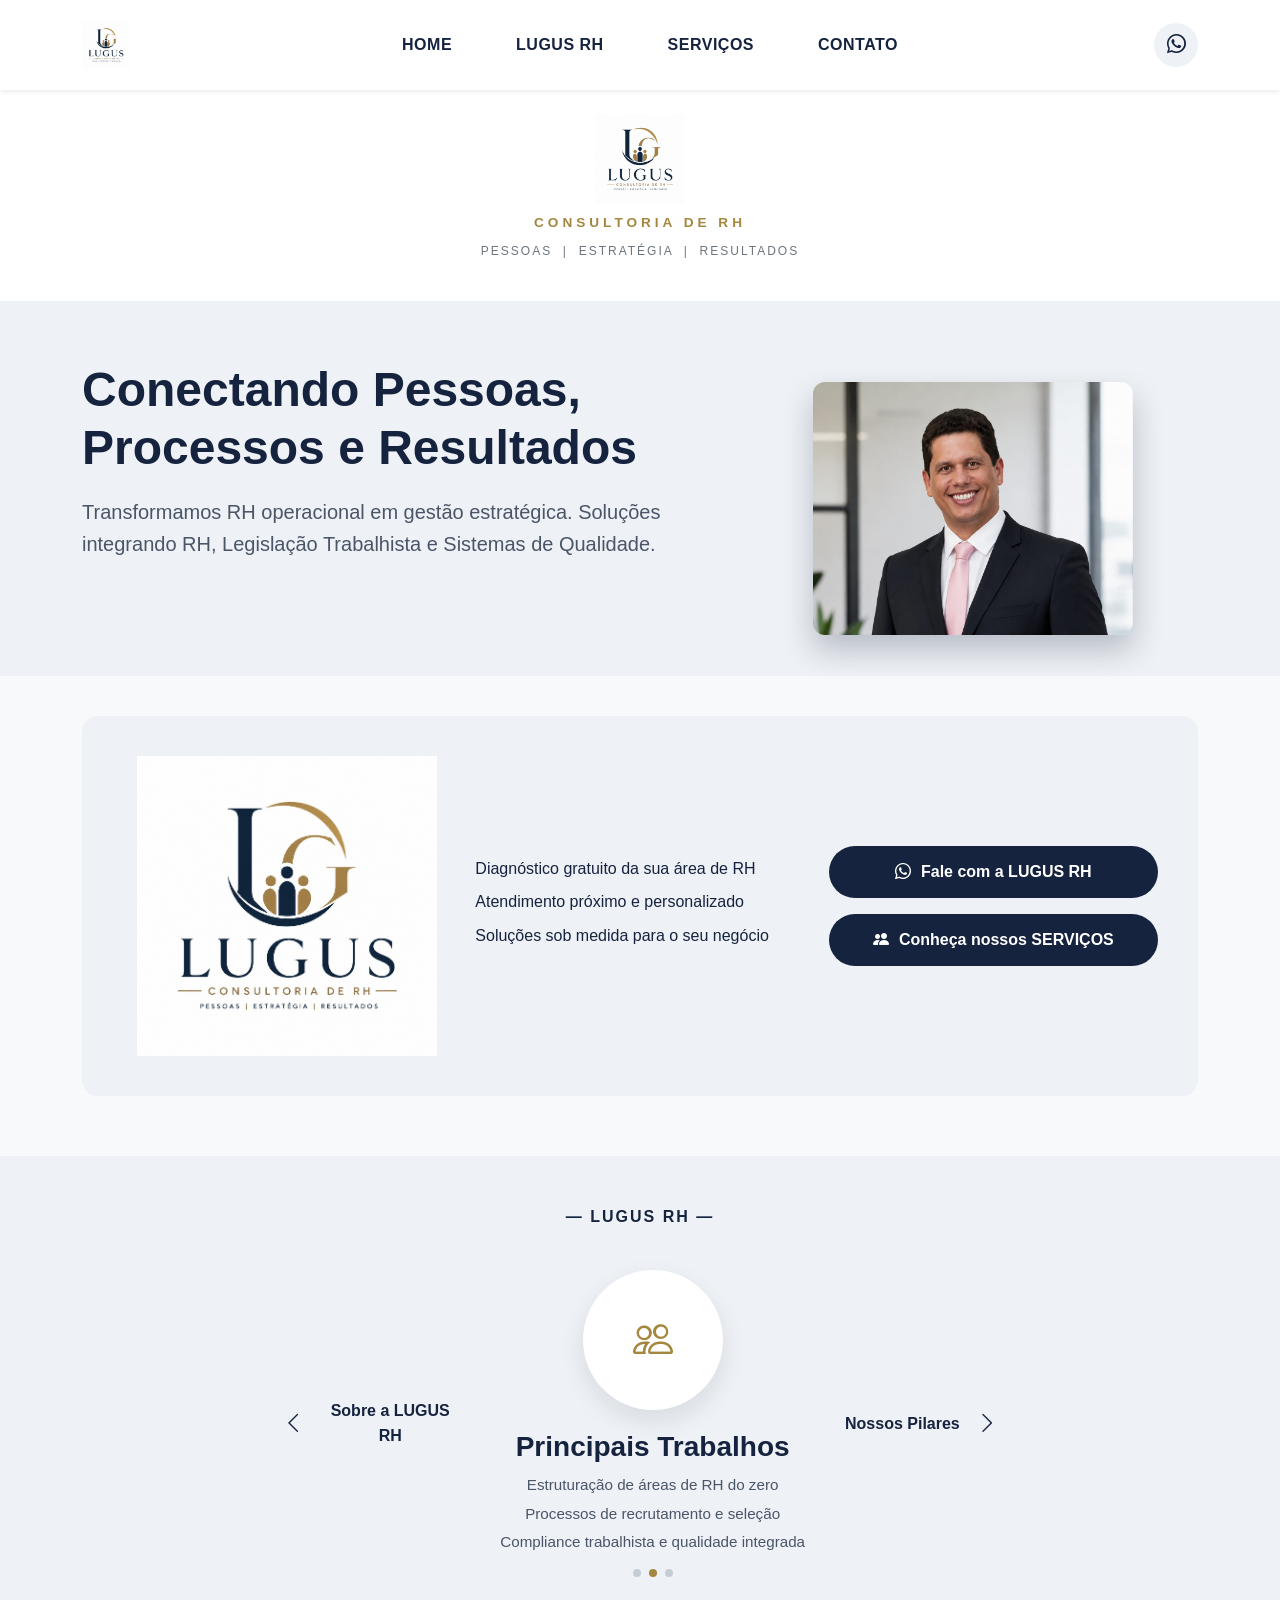
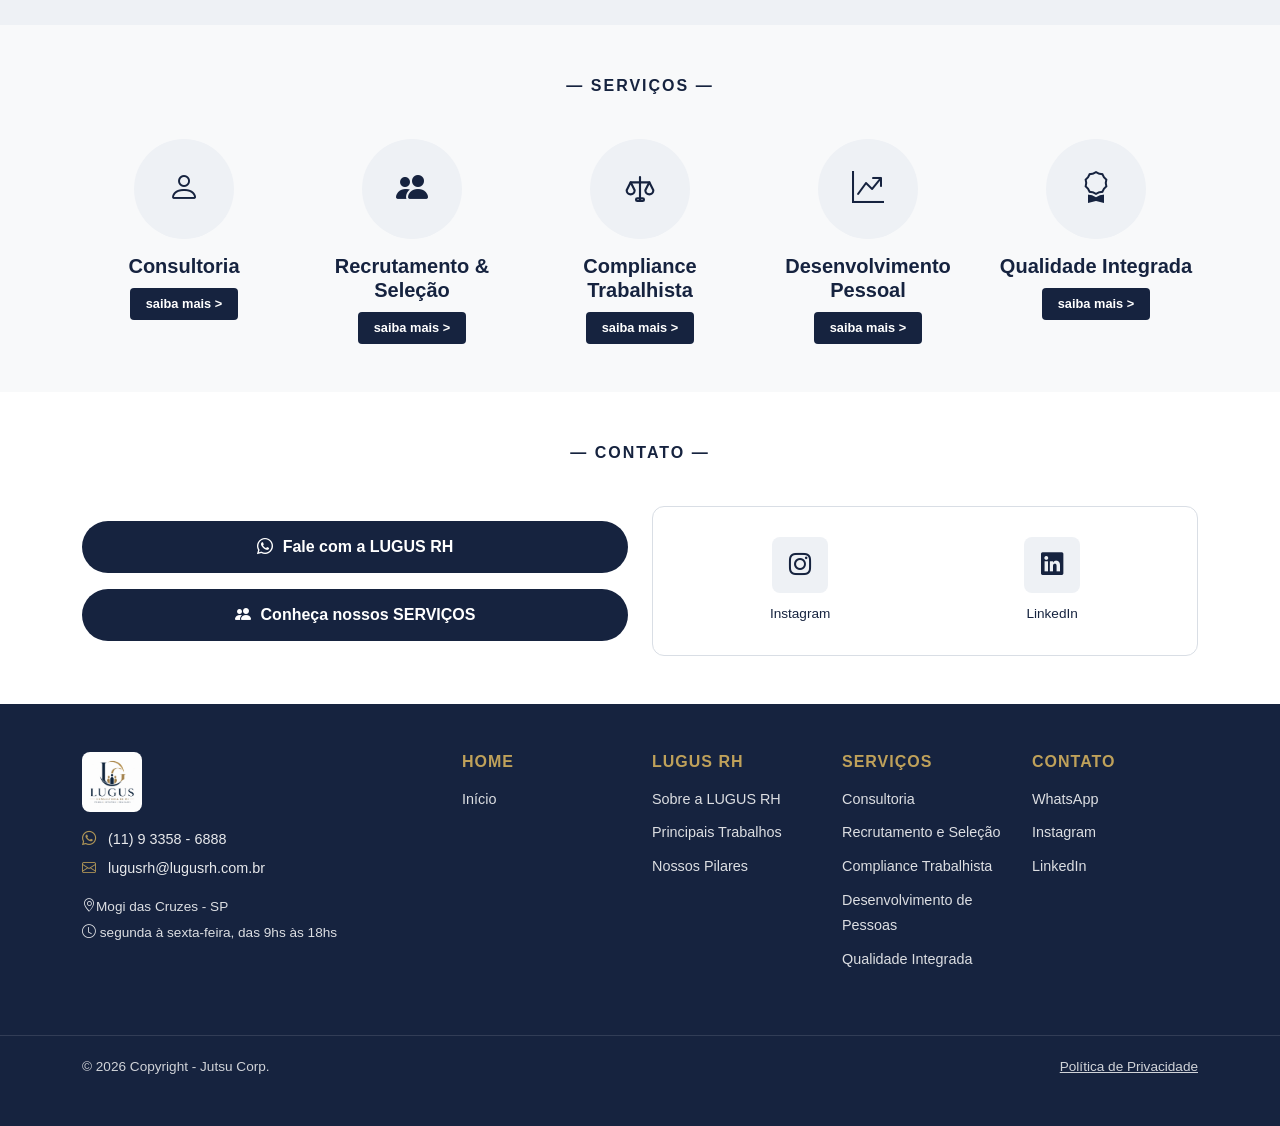
<file: index.html>
<!DOCTYPE html>
<html lang="pt-BR">

<head>
    <meta charset="UTF-8">
    <meta name="viewport" content="width=device-width, initial-scale=1.0">
    <title>LUGUS - Consultoria de RH</title>

    <!-- Bootstrap 5 -->
    <link rel="stylesheet" href="https://cdn.jsdelivr.net/npm/bootstrap@5.3.3/dist/css/bootstrap.min.css">
    <!-- Bootstrap Icons -->
    <link rel="stylesheet" href="https://cdn.jsdelivr.net/npm/bootstrap-icons@1.11.3/font/bootstrap-icons.css">
    <link rel="icon" type="image/png" href="logo - lugus.jpeg">

    <!-- Estilos próprios (paleta LUGUS por cima do Bootstrap) -->
    <link rel="stylesheet" href="style.css">
</head>

<body>

    <a id="top"></a>

    <!-- HEADER / NAVBAR -->
    <header class="header" id="header">
        <nav class="navbar navbar-expand-lg navbar-light bg-white sticky-top shadow-sm py-3">
            <div class="container">
                <a class="navbar-brand" href="#top">
                    <img src="logo - lugus.jpeg" alt="LUGUS Consultoria de RH" class="logo-img">
                </a>

                <button class="navbar-toggler" type="button" data-bs-toggle="collapse"
                    data-bs-target="#navMenu" aria-controls="navMenu" aria-expanded="false"
                    aria-label="Abrir menu">
                    <span class="navbar-toggler-icon"></span>
                </button>

                <div class="collapse navbar-collapse" id="navMenu">
                    <ul class="navbar-nav mx-auto align-items-lg-center gap-lg-5">
                        <li class="nav-item">
                            <a class="nav-link" href="#top">HOME</a>
                        </li>
                        <li class="nav-item">
                            <a class="nav-link" href="#lugus-rh">LUGUS RH</a>
                        </li>
                        <li class="nav-item">
                            <a class="nav-link" href="#servicos">SERVIÇOS</a>
                        </li>
                        <li class="nav-item">
                            <a class="nav-link" href="#contato">CONTATO</a>
                        </li>
                    </ul>

                    <a href="https://wa.me/5511933586888" target="_blank" rel="noopener"
                        class="btn-whatsapp-nav mt-3 mt-lg-0" aria-label="Falar no WhatsApp">
                        <i class="bi bi-whatsapp"></i>
                    </a>
                </div>
            </div>
        </nav>
    </header>

    <!-- WORDMARK CENTRAL -->
    <div class="wordmark-block text-center py-4">
        <img src="logo - lugus.jpeg" alt="LUGUS Consultoria de RH" class="wordmark-logo mb-2">
        <p class="wordmark-sub">CONSULTORIA DE RH</p>
        <p class="wordmark-tagline">PESSOAS &nbsp;|&nbsp; ESTRATÉGIA &nbsp;|&nbsp; RESULTADOS</p>
    </div>

    <main>
        <!-- HERO -->
        <section id="hero" class="hero-section">
            <div class="container">
                <div class="row align-items-center gy-5">
                    <div class="col-lg-7 hero-copy">
                        <h1>Conectando Pessoas, Processos e Resultados</h1>
                        <p class="lead">Transformamos RH operacional em gestão estratégica.
                            Soluções integrando RH, Legislação Trabalhista e Sistemas de
                            Qualidade.</p>
                    </div>
                    <div class="col-lg-5 text-center hero-foto-wrap">
                        <img src="gustavo - editado.jpeg" alt="Gustavo, fundador da LUGUS RH"
                            class="img-fluid hero-foto">
                    </div>
                </div>
            </div>
        </section>

        <!-- BANNER DE CTAs -->
        <section class="cta-banner-section">
            <div class="container">
                <div class="cta-banner">
                    <div class="row align-items-center gy-4">
                        <div class="col-lg-4 text-center cta-logo">
                            <img src="logo - lugus.jpeg" alt="LUGUS Consultoria de RH" class="cta-logo-img">
                        </div>
                        <div class="col-lg-4 cta-texto">
                            <p>Diagnóstico gratuito da sua área de RH</p>
                            <p>Atendimento próximo e personalizado</p>
                            <p>Soluções sob medida para o seu negócio</p>
                        </div>
                        <div class="col-lg-4 d-flex flex-column gap-3 cta-botoes">
                            <a href="https://wa.me/5511933586888" target="_blank" rel="noopener"
                                class="btn btn-cta-escuro">
                                <i class="bi bi-whatsapp"></i> Fale com a LUGUS RH
                            </a>
                            <a href="#servicos" class="btn btn-cta-escuro">
                                <i class="bi bi-people-fill"></i> Conheça nossos SERVIÇOS
                            </a>
                        </div>
                    </div>
                </div>
            </div>
        </section>

        <!-- LUGUS RH — CARROSSEL SOBRE / TRABALHOS / PILARES -->
        <section id="lugus-rh" class="lugus-rh-section py-5">
            <div class="container">
                <p class="eyebrow">— LUGUS RH —</p>

                <div class="lugus-carousel">
                    <div class="carousel-nav-group">
                        <button type="button" class="carousel-arrow" id="btnPrev" aria-label="Slide anterior">
                            <i class="bi bi-chevron-left"></i>
                        </button>
                        <a href="lugus-rh.html#sobre" class="carousel-label" id="labelPrevLink">
                            <span id="labelPrev">Sobre a LUGUS RH</span>
                        </a>
                    </div>

                    <a href="lugus-rh.html#trabalhos" class="carousel-center" id="carouselCenterLink">
                        <div class="carousel-icon" id="slideIcon">
                            <i class="bi bi-people"></i>
                        </div>
                        <h3 class="carousel-title" id="slideTitle">Principais Trabalhos</h3>
                        <div class="carousel-content" id="slideContent">
                            <p>Estruturação de áreas de RH do zero</p>
                            <p>Processos de recrutamento e seleção</p>
                            <p>Compliance trabalhista e qualidade integrada</p>
                        </div>
                        <div class="carousel-dots" id="slideDots">
                            <span class="dot" data-index="0"></span>
                            <span class="dot active" data-index="1"></span>
                            <span class="dot" data-index="2"></span>
                        </div>
                    </a>

                    <div class="carousel-nav-group">
                        <a href="lugus-rh.html#pilares" class="carousel-label" id="labelNextLink">
                            <span id="labelNext">Nossos Pilares</span>
                        </a>
                        <button type="button" class="carousel-arrow" id="btnNext" aria-label="Próximo slide">
                            <i class="bi bi-chevron-right"></i>
                        </button>
                    </div>
                </div>
            </div>
        </section>

        <!-- SERVIÇOS -->
        <section id="servicos" class="servicos-section py-5">
            <div class="container">
                <p class="eyebrow">— SERVIÇOS —</p>

                <div class="row gy-5 text-center">
                    <div class="col-6 col-lg servico-item">
                        <div class="servico-icone"><i class="bi bi-person"></i></div>
                        <h5>Consultoria</h5>
                        <a href="servico-consultoria.html" class="btn-saiba-mais">saiba mais &gt;</a>
                    </div>
                    <div class="col-6 col-lg servico-item">
                        <div class="servico-icone"><i class="bi bi-people-fill"></i></div>
                        <h5>Recrutamento &amp; Seleção</h5>
                        <a href="servico-recrutamento.html" class="btn-saiba-mais">saiba mais &gt;</a>
                    </div>
                    <div class="col-6 col-lg servico-item">
                        <div class="servico-icone">
                            <svg viewBox="0 0 24 24" fill="none" stroke="currentColor" stroke-width="1.6" stroke-linecap="round" stroke-linejoin="round" style="width:1em;height:1em;">
                                <line x1="12" y1="3" x2="12" y2="21"></line>
                                <line x1="5" y1="7" x2="19" y2="7"></line>
                                <path d="M5 7 L2 13 a3 3 0 0 0 6 0 Z"></path>
                                <path d="M19 7 L16 13 a3 3 0 0 0 6 0 Z"></path>
                                <rect x="9" y="19" width="6" height="2" rx="1"></rect>
                            </svg>
                        </div>
                        <h5>Compliance Trabalhista</h5>
                        <a href="servico-compliance.html" class="btn-saiba-mais">saiba mais &gt;</a>
                    </div>
                    <div class="col-6 col-lg servico-item">
                        <div class="servico-icone"><i class="bi bi-graph-up-arrow"></i></div>
                        <h5>Desenvolvimento Pessoal</h5>
                        <a href="servico-desenvolvimento.html" class="btn-saiba-mais">saiba mais &gt;</a>
                    </div>
                    <div class="col-6 col-lg servico-item">
                        <div class="servico-icone"><i class="bi bi-award"></i></div>
                        <h5>Qualidade Integrada</h5>
                        <a href="servico-qualidade.html" class="btn-saiba-mais">saiba mais &gt;</a>
                    </div>
                </div>
            </div>
        </section>

        <!-- CONTATO (CTA + REDES) -->
        <section class="contato-cta-section py-5">
            <div class="container">
                <p class="eyebrow">— CONTATO —</p>

                <div class="row align-items-center gy-4">
                    <div class="col-lg-6 d-flex flex-column gap-3">
                        <a href="https://wa.me/5511933586888" target="_blank" rel="noopener"
                            class="btn btn-cta-escuro">
                            <i class="bi bi-whatsapp"></i> Fale com a LUGUS RH
                        </a>
                        <a href="#servicos" class="btn btn-cta-escuro">
                            <i class="bi bi-people-fill"></i> Conheça nossos SERVIÇOS
                        </a>
                    </div>

                    <div class="col-lg-6">
                        <div class="redes-box">
                            <a href="https://www.instagram.com/luis_guto_cardoso?stkn=MXhxNmQ4cHZ0ZGoxZQ==" target="_blank" rel="noopener"
                                class="rede-item">
                                <span class="rede-icone"><i class="bi bi-instagram"></i></span>
                                <span>Instagram</span>
                            </a>
                            <a href="https://www.linkedin.com/in/luis-gustavo-cardoso/"
                                target="_blank" rel="noopener" class="rede-item">
                                <span class="rede-icone"><i class="bi bi-linkedin"></i></span>
                                <span>LinkedIn</span>
                            </a>
                            
                        </div>
                    </div>
                </div>
            </div>
        </section>
    </main>

    <!-- FOOTER -->
    <footer id="contato-footer" class="footer py-5">
        <div class="container">
            <div class="row gy-5">
                <div class="col-lg-4 footer-sobre">
                    <img src="logo - lugus.jpeg" alt="LUGUS Consultoria de RH" class="footer-logo mb-3">
                    <ul class="list-unstyled footer-contato-lista">
                        <li><i class="bi bi-whatsapp"></i> (11) 9 3358 - 6888</li>
                        <li><i class="bi bi-envelope"></i> lugusrh@lugusrh.com.br</li>
                    </ul>
                    <p class="mb-1"><i class="bi bi-geo-alt"></i>Mogi das Cruzes - SP</p>
                    <p class="mb-0"><i class="bi bi-clock"></i> segunda à sexta-feira, das 9hs às
                        18hs</p>
                </div>

                <div class="col-6 col-lg-2">
                    <h3 class="h6 footer-titulo">HOME</h3>
                    <ul class="list-unstyled footer-lista">
                        <li><a href="#top">Início</a></li>
                    </ul>
                </div>

                <div class="col-6 col-lg-2">
                    <h3 class="h6 footer-titulo">LUGUS RH</h3>
                    <ul class="list-unstyled footer-lista">
                        <li><a href="#lugus-rh">Sobre a LUGUS RH</a></li>
                        <li><a href="#lugus-rh">Principais Trabalhos</a></li>
                        <li><a href="#lugus-rh">Nossos Pilares</a></li>
                    </ul>
                </div>

                <div class="col-6 col-lg-2">
                    <h3 class="h6 footer-titulo">SERVIÇOS</h3>
                    <ul class="list-unstyled footer-lista">
                        <li><a href="#servicos">Consultoria</a></li>
                        <li><a href="#servicos">Recrutamento e Seleção</a></li>
                        <li><a href="#servicos">Compliance Trabalhista</a></li>
                        <li><a href="#servicos">Desenvolvimento de Pessoas</a></li>
                        <li><a href="#servicos">Qualidade Integrada</a></li>
                    </ul>
                </div>

                <div class="col-6 col-lg-2">
                    <h3 class="h6 footer-titulo">CONTATO</h3>
                    <ul class="list-unstyled footer-lista">
                        <li><a href="https://wa.me/5511933586888" target="_blank" rel="noopener">WhatsApp</a></li>
                        <li><a href="https://www.instagram.com/luis_guto_cardoso?stkn=MXhxNmQ4cHZ0ZGoxZQ==">Instagram</a></li>
                        <li><a href="https://www.linkedin.com/in/luis-gustavo-cardoso/">LinkedIn</a></li>
                    </ul>
                </div>
            </div>
        </div>

        <div class="footer-bottom mt-5">
            <div class="container d-flex flex-column flex-md-row justify-content-between align-items-center gap-2">
                <p class="mb-0">&copy; 2026 Copyright - Jutsu Corp.</p>
                <a href="#" class="footer-politica">Política de Privacidade</a>
            </div>
        </div>
    </footer>

    <!-- Bootstrap JS (navbar collapse) -->
    <script src="https://cdn.jsdelivr.net/npm/bootstrap@5.3.3/dist/js/bootstrap.bundle.min.js"></script>
    <script src="script.js"></script>
</body>

</html>
</file>
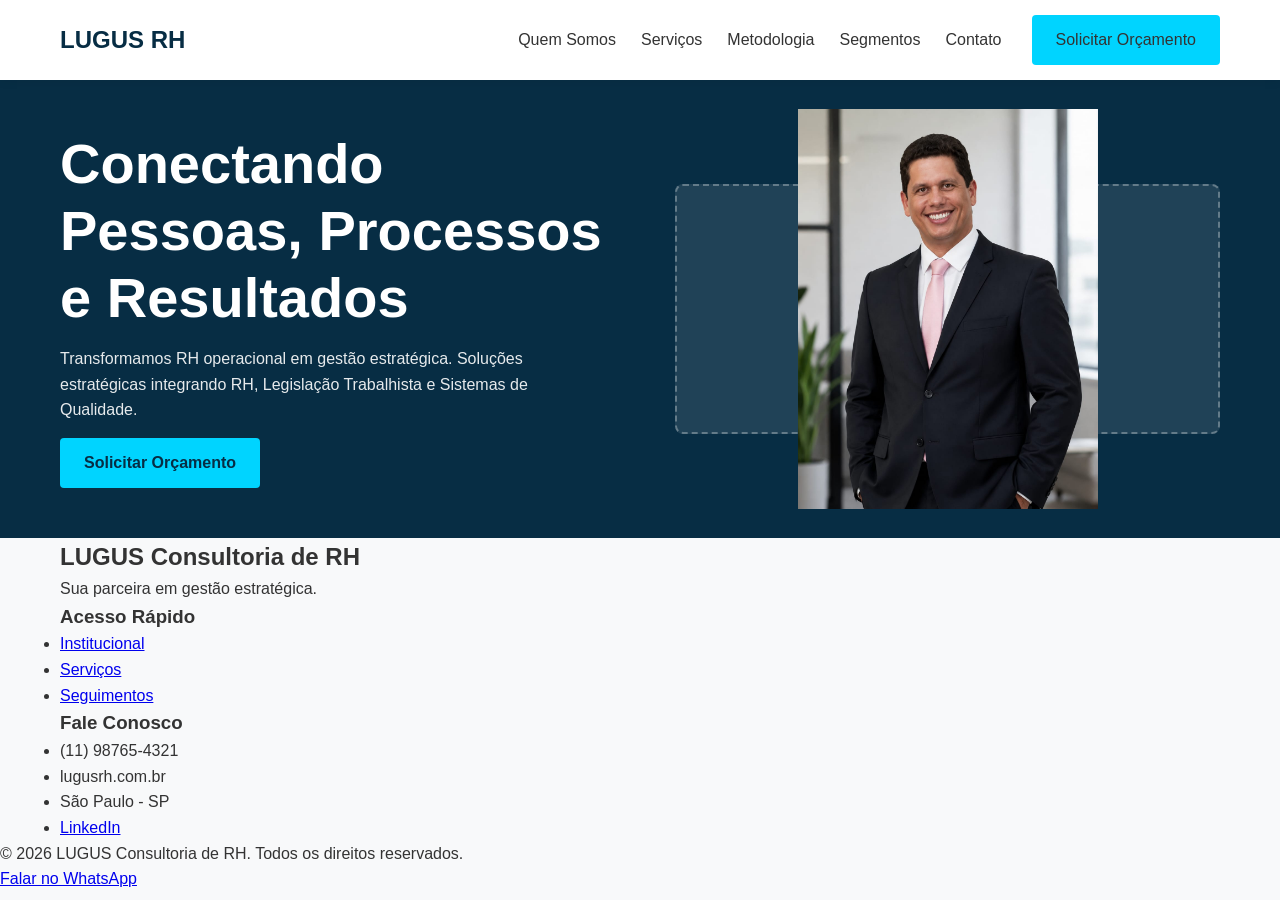
<file: code/index.html>
<!DOCTYPE html>
<html lang="pt-BR">
<head>
    <meta charset="UTF-8">
    <meta name="viewport" content="width=device-width, initial-scale=1.0">
    <title>LUGUS - Consultoria de RH</title>
    <!-- O link para o CSS que criaremos em seguida -->
    <link rel="stylesheet" href="style.css">
</head>
<body>

    <!-- =========================
         CABEÇALHO E NAVEGAÇÃO
    ========================== -->
    <header class="header" id="header">
        <div class="container">
            <div class="logo">LUGUS RH</div>
            
            <!-- Botão Hamburger para a versão Mobile -->
            <button class="menu-hamburger" aria-label="Abrir menu">
                <span class="linha"></span>
                <span class="linha"></span>
                <span class="linha"></span>
            </button>

            <!-- Menu Desktop e Mobile -->
            <nav class="nav-menu">
                <ul>
                    <li><a href="#quem-somos">Quem Somos</a></li>
                    <li><a href="#servicos">Serviços</a></li>
                    <li><a href="#metodologia">Metodologia</a></li>
                    <li><a href="#segmentos">Segmentos</a></li>
                    <li><a href="#contato">Contato</a></li>
                </ul>
                <a href="#contato" class="btn-cta">Solicitar Orçamento</a>
            </nav>
        </div>
    </header>

    <!-- =========================
         CONTEÚDO PRINCIPAL
    ========================== -->
    <main>
        <!-- Hero Section (Primeira dobra do site) -->
        <section id="hero" class="hero-section">
            <div class="container hero-grid">
                <!-- Coluna de Texto -->
                <div class="hero-copy">
                    <h1>Conectando Pessoas, Processos e Resultados</h1>
                    <p>Transformamos RH operacional em gestão estratégica. Soluções estratégicas integrando RH, Legislação Trabalhista e Sistemas de Qualidade.</p>
                    <a href="#contato" class="btn-primario">Solicitar Orçamento</a>
                </div>
                <!-- Coluna da Imagem/Mockup -->
                <div class="hero-imagem">
                    <!-- Espaço reservado para o Dashboard/Mockup -->
                    <div class="mockup-placeholder">
                        <img src="../image/gustavo.jpeg" alt="Foto Gustavo" width="300" >
                    </div>
                </div>
            </div>
        </section>
        
        <!-- As outras seções (Serviços, Metodologia, etc) entrarão aqui depois -->

    </main>

    <!-- =========================
         RODAPÉ (FOOTER)
    ========================== -->
    <footer id="contato" class="footer">
        <div class="container footer-grid">
            <div class="footer-institucional">
                <h2>LUGUS Consultoria de RH</h2>
                <p>Sua parceira em gestão estratégica.</p>
            </div>
            
            <div class="footer-links">
                <h3>Acesso Rápido</h3>
                <ul>
                    <li><a href="#quem-somos">Institucional</a></li>
                    <li><a href="#servicos">Serviços</a></li>
                    <li><a href="#segmentos">Seguimentos</a></li>
                </ul>
            </div>

            <div class="footer-contato">
                <h3>Fale Conosco</h3>
                <ul>
                    <li>(11) 98765-4321</li>
                    <li>lugusrh.com.br</li>
                    <li>São Paulo - SP</li>
                    <li><a href="https://linkedin.com/company/lugus-rh-consultoria" target="_blank">LinkedIn</a></li>
                </ul>
            </div>
        </div>
        
        <div class="footer-bottom">
            <p>&copy; 2026 LUGUS Consultoria de RH. Todos os direitos reservados.</p>
        </div>

        <!-- Botão Fixo do WhatsApp para conversão -->
        <a href="https://wa.me/5511987654321" class="btn-whatsapp-fixo">Falar no WhatsApp</a>
    </footer>

</body>
</html>
</file>
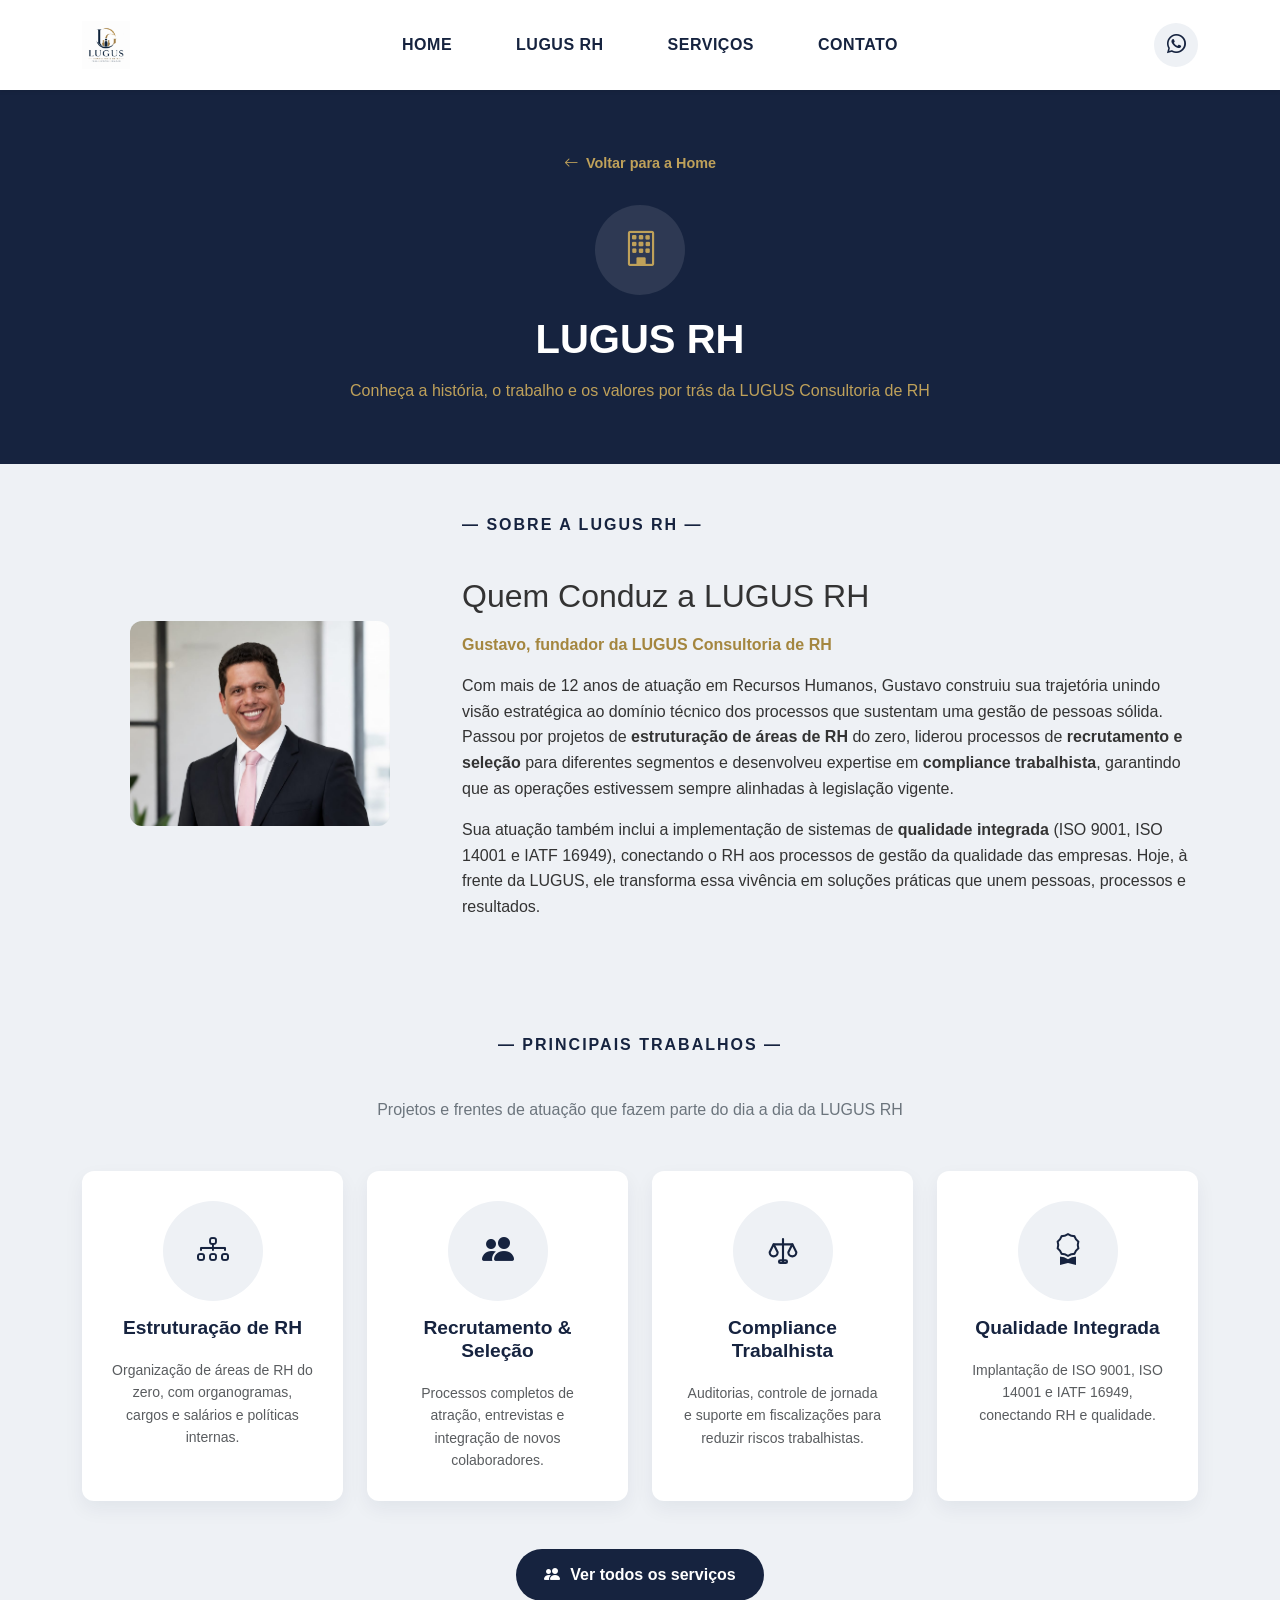
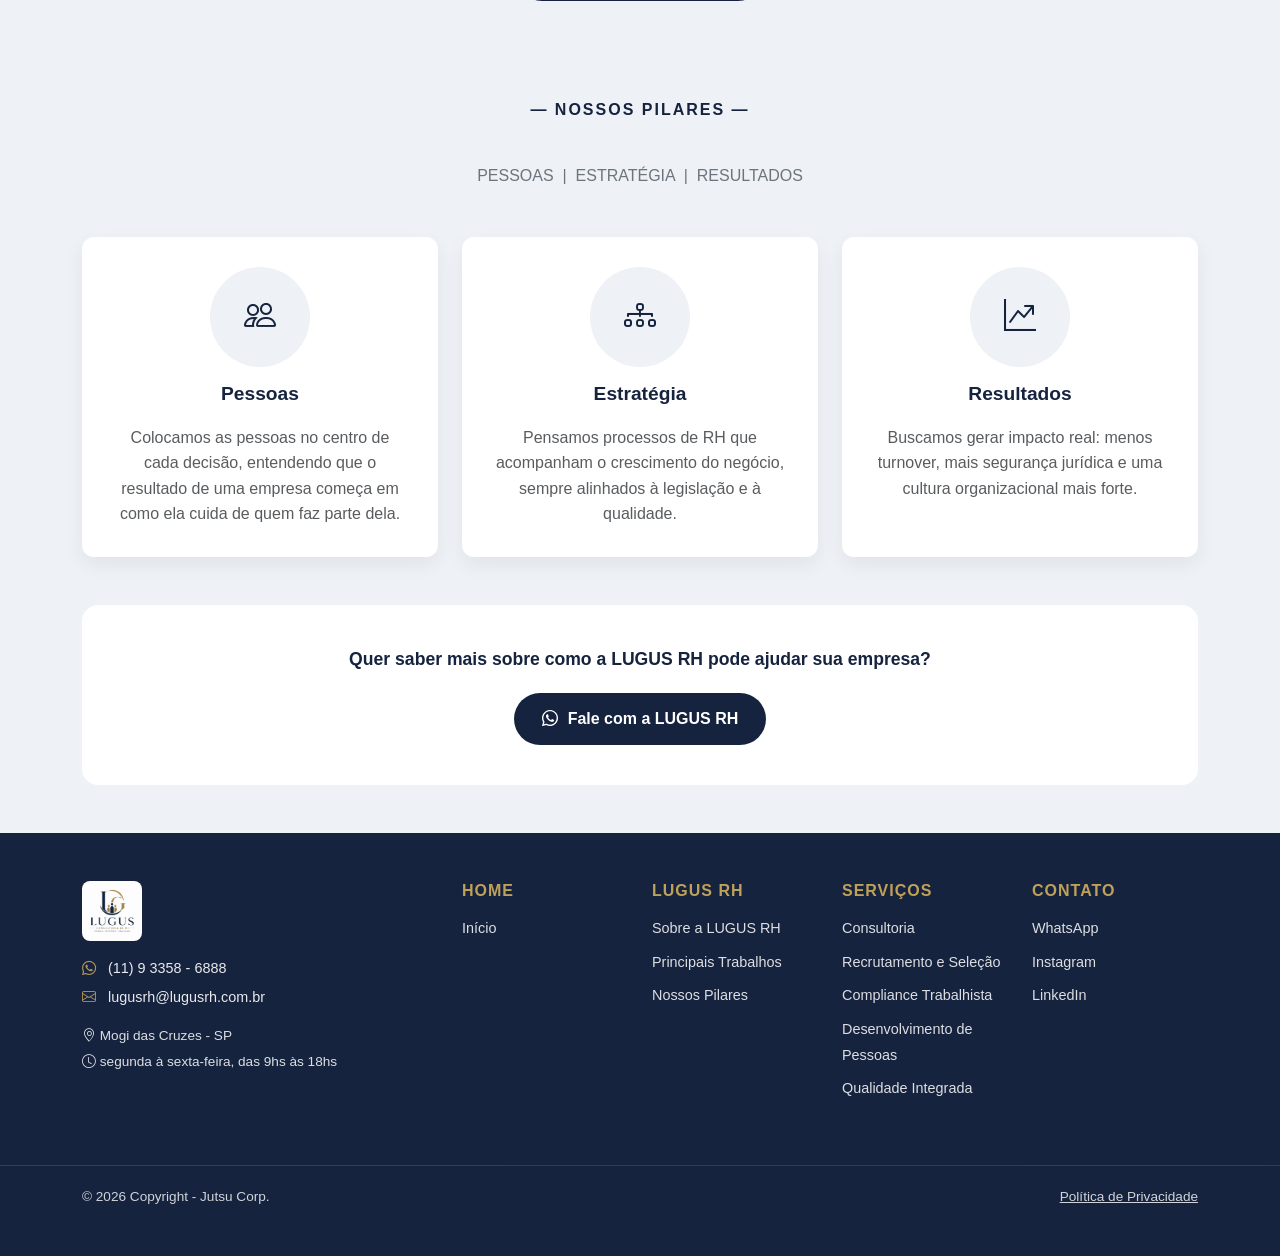
<file: lugus-rh.html>
<!DOCTYPE html>
<html lang="pt-BR">

<head>
    <meta charset="UTF-8">
    <meta name="viewport" content="width=device-width, initial-scale=1.0">
    <title>LUGUS RH - LUGUS Consultoria de RH</title>

    <link rel="stylesheet" href="https://cdn.jsdelivr.net/npm/bootstrap@5.3.3/dist/css/bootstrap.min.css">
    <link rel="stylesheet" href="https://cdn.jsdelivr.net/npm/bootstrap-icons@1.11.3/font/bootstrap-icons.css">
    <link rel="icon" type="image/png" href="logo - lugus.jpeg">
    <link rel="stylesheet" href="style.css">
</head>

<body>

    <a id="top"></a>

    <!-- HEADER / NAVBAR -->
    <header class="header" id="header">
        <nav class="navbar navbar-expand-lg navbar-light bg-white sticky-top shadow-sm py-3">
            <div class="container">
                <a class="navbar-brand" href="index.html#top">
                    <img src="logo - lugus.jpeg" alt="LUGUS Consultoria de RH" class="logo-img">
                </a>

                <button class="navbar-toggler" type="button" data-bs-toggle="collapse"
                    data-bs-target="#navMenu" aria-controls="navMenu" aria-expanded="false"
                    aria-label="Abrir menu">
                    <span class="navbar-toggler-icon"></span>
                </button>

                <div class="collapse navbar-collapse" id="navMenu">
                    <ul class="navbar-nav mx-auto align-items-lg-center gap-lg-5">
                        <li class="nav-item"><a class="nav-link" href="index.html#top">HOME</a></li>
                        <li class="nav-item"><a class="nav-link" href="#sobre">LUGUS RH</a></li>
                        <li class="nav-item"><a class="nav-link" href="index.html#servicos">SERVIÇOS</a></li>
                        <li class="nav-item"><a class="nav-link" href="index.html#contato">CONTATO</a></li>
                    </ul>

                    <a href="https://wa.me/5511933586888" target="_blank" rel="noopener"
                        class="btn-whatsapp-nav mt-3 mt-lg-0" aria-label="Falar no WhatsApp">
                        <i class="bi bi-whatsapp"></i>
                    </a>
                </div>
            </div>
        </nav>
    </header>

    <main>
        <!-- HERO DA PÁGINA -->
        <section class="servico-hero-section">
            <div class="container">
                <a href="index.html#lugus-rh" class="servico-voltar"><i class="bi bi-arrow-left"></i> Voltar para a Home</a>
                <div class="servico-hero-icone"><i class="bi bi-building"></i></div>
                <h1>LUGUS RH</h1>
                <p class="servico-hero-subtitulo">Conheça a história, o trabalho e os valores por trás da LUGUS Consultoria de RH</p>
            </div>
        </section>

        <!-- SOBRE A LUGUS RH -->
        <section id="sobre" class="servico-detalhe-section py-5">
            <div class="container">
                <div class="row align-items-center gy-4">
                    <div class="col-lg-4 text-center">
                        <img src="gustavo - editado.jpeg" alt="Gustavo, fundador da LUGUS RH"
                            class="img-fluid sobre-foto">
                    </div>
                    <div class="col-lg-8">
                        <p class="eyebrow text-lg-start">— SOBRE A LUGUS RH —</p>
                        <h2 class="section-title mb-3">Quem Conduz a LUGUS RH</h2>
                        <p class="lead-destaque">Gustavo, fundador da LUGUS Consultoria de RH</p>
                        <p>Com mais de 12 anos de atuação em Recursos Humanos, Gustavo construiu sua
                            trajetória unindo visão estratégica ao domínio técnico dos processos que
                            sustentam uma gestão de pessoas sólida. Passou por projetos de
                            <strong>estruturação de áreas de RH</strong> do zero, liderou processos de
                            <strong>recrutamento e seleção</strong> para diferentes segmentos e
                            desenvolveu expertise em <strong>compliance trabalhista</strong>, garantindo
                            que as operações estivessem sempre alinhadas à legislação vigente.</p>
                        <p>Sua atuação também inclui a implementação de sistemas de
                            <strong>qualidade integrada</strong> (ISO 9001, ISO 14001 e IATF 16949),
                            conectando o RH aos processos de gestão da qualidade das empresas. Hoje, à
                            frente da LUGUS, ele transforma essa vivência em soluções práticas que unem
                            pessoas, processos e resultados.</p>
                    </div>
                </div>
            </div>
        </section>

        <!-- PRINCIPAIS TRABALHOS -->
        <section id="trabalhos" class="lugus-rh-section py-5">
            <div class="container">
                <p class="eyebrow">— PRINCIPAIS TRABALHOS —</p>
                <p class="text-center servico-hero-subtitulo-claro mb-5">
                    Projetos e frentes de atuação que fazem parte do dia a dia da LUGUS RH
                </p>

                <div class="row gy-4">
                    <div class="col-md-6 col-lg-3">
                        <div class="servico-coluna h-100 text-center">
                            <div class="servico-icone mx-auto"><i class="bi bi-diagram-3"></i></div>
                            <h3 class="h6">Estruturação de RH</h3>
                            <p class="mb-0 small text-muted">Organização de áreas de RH do zero, com
                                organogramas, cargos e salários e políticas internas.</p>
                        </div>
                    </div>
                    <div class="col-md-6 col-lg-3">
                        <div class="servico-coluna h-100 text-center">
                            <div class="servico-icone mx-auto"><i class="bi bi-people-fill"></i></div>
                            <h3 class="h6">Recrutamento &amp; Seleção</h3>
                            <p class="mb-0 small text-muted">Processos completos de atração, entrevistas
                                e integração de novos colaboradores.</p>
                        </div>
                    </div>
                    <div class="col-md-6 col-lg-3">
                        <div class="servico-coluna h-100 text-center">
                            <div class="servico-icone mx-auto">
                                <svg viewBox="0 0 24 24" fill="none" stroke="currentColor" stroke-width="1.6" stroke-linecap="round" stroke-linejoin="round" style="width:1em;height:1em;">
                                    <line x1="12" y1="3" x2="12" y2="21"></line>
                                    <line x1="5" y1="7" x2="19" y2="7"></line>
                                    <path d="M5 7 L2 13 a3 3 0 0 0 6 0 Z"></path>
                                    <path d="M19 7 L16 13 a3 3 0 0 0 6 0 Z"></path>
                                    <rect x="9" y="19" width="6" height="2" rx="1"></rect>
                                </svg>
                            </div>
                            <h3 class="h6">Compliance Trabalhista</h3>
                            <p class="mb-0 small text-muted">Auditorias, controle de jornada e suporte
                                em fiscalizações para reduzir riscos trabalhistas.</p>
                        </div>
                    </div>
                    <div class="col-md-6 col-lg-3">
                        <div class="servico-coluna h-100 text-center">
                            <div class="servico-icone mx-auto"><i class="bi bi-award"></i></div>
                            <h3 class="h6">Qualidade Integrada</h3>
                            <p class="mb-0 small text-muted">Implantação de ISO 9001, ISO 14001 e IATF
                                16949, conectando RH e qualidade.</p>
                        </div>
                    </div>
                </div>

                <div class="text-center mt-5">
                    <a href="index.html#servicos" class="btn btn-cta-escuro">
                        <i class="bi bi-people-fill"></i> Ver todos os serviços
                    </a>
                </div>
            </div>
        </section>

        <!-- NOSSOS PILARES -->
        <section id="pilares" class="servico-detalhe-section py-5">
            <div class="container">
                <p class="eyebrow">— NOSSOS PILARES —</p>
                <p class="text-center servico-hero-subtitulo-claro mb-5">
                    PESSOAS &nbsp;|&nbsp; ESTRATÉGIA &nbsp;|&nbsp; RESULTADOS
                </p>

                <div class="row gy-4">
                    <div class="col-lg-4">
                        <div class="servico-coluna h-100 text-center">
                            <div class="servico-icone mx-auto"><i class="bi bi-people"></i></div>
                            <h3 class="h5">Pessoas</h3>
                            <p class="mb-0 text-muted">Colocamos as pessoas no centro de cada decisão,
                                entendendo que o resultado de uma empresa começa em como ela cuida de
                                quem faz parte dela.</p>
                        </div>
                    </div>
                    <div class="col-lg-4">
                        <div class="servico-coluna h-100 text-center">
                            <div class="servico-icone mx-auto"><i class="bi bi-diagram-3"></i></div>
                            <h3 class="h5">Estratégia</h3>
                            <p class="mb-0 text-muted">Pensamos processos de RH que acompanham o
                                crescimento do negócio, sempre alinhados à legislação e à qualidade.</p>
                        </div>
                    </div>
                    <div class="col-lg-4">
                        <div class="servico-coluna h-100 text-center">
                            <div class="servico-icone mx-auto"><i class="bi bi-graph-up-arrow"></i></div>
                            <h3 class="h5">Resultados</h3>
                            <p class="mb-0 text-muted">Buscamos gerar impacto real: menos turnover, mais
                                segurança jurídica e uma cultura organizacional mais forte.</p>
                        </div>
                    </div>
                </div>

                <div class="servico-cta text-center mt-5">
                    <p>Quer saber mais sobre como a LUGUS RH pode ajudar sua empresa?</p>
                    <a href="https://wa.me/5511933586888" target="_blank" rel="noopener" class="btn btn-cta-escuro">
                        <i class="bi bi-whatsapp"></i> Fale com a LUGUS RH
                    </a>
                </div>
            </div>
        </section>
    </main>

    <!-- FOOTER -->
    <footer id="contato" class="footer py-5">
        <div class="container">
            <div class="row gy-5">
                <div class="col-lg-4 footer-sobre">
                    <img src="logo - lugus.jpeg" alt="LUGUS Consultoria de RH" class="footer-logo mb-3">
                    <ul class="list-unstyled footer-contato-lista">
                        <li><i class="bi bi-whatsapp"></i> (11) 9 3358 - 6888</li>
                        <li><i class="bi bi-envelope"></i> lugusrh@lugusrh.com.br</li>
                    </ul>
                    <p class="mb-1"><i class="bi bi-geo-alt"></i> Mogi das Cruzes - SP</p>
                    <p class="mb-0"><i class="bi bi-clock"></i> segunda à sexta-feira, das 9hs às 18hs</p>
                </div>

                <div class="col-6 col-lg-2">
                    <h3 class="h6 footer-titulo">HOME</h3>
                    <ul class="list-unstyled footer-lista"><li><a href="index.html#top">Início</a></li></ul>
                </div>

                <div class="col-6 col-lg-2">
                    <h3 class="h6 footer-titulo">LUGUS RH</h3>
                    <ul class="list-unstyled footer-lista">
                        <li><a href="lugus-rh.html#sobre">Sobre a LUGUS RH</a></li>
                        <li><a href="lugus-rh.html#trabalhos">Principais Trabalhos</a></li>
                        <li><a href="lugus-rh.html#pilares">Nossos Pilares</a></li>
                    </ul>
                </div>

                <div class="col-6 col-lg-2">
                    <h3 class="h6 footer-titulo">SERVIÇOS</h3>
                    <ul class="list-unstyled footer-lista">
                        <li><a href="servico-consultoria.html">Consultoria</a></li>
                        <li><a href="servico-recrutamento.html">Recrutamento e Seleção</a></li>
                        <li><a href="servico-compliance.html">Compliance Trabalhista</a></li>
                        <li><a href="servico-desenvolvimento.html">Desenvolvimento de Pessoas</a></li>
                        <li><a href="servico-qualidade.html">Qualidade Integrada</a></li>
                    </ul>
                </div>

                <div class="col-6 col-lg-2">
                    <h3 class="h6 footer-titulo">CONTATO</h3>
                    <ul class="list-unstyled footer-lista">
                        <li><a href="https://wa.me/5511933586888" target="_blank" rel="noopener">WhatsApp</a></li>
                        <li><a href="https://www.instagram.com/luis_guto_cardoso?stkn=MXhxNmQ4cHZ0ZGoxZQ==">Instagram</a></li>
                        <li><a href="https://www.linkedin.com/in/luis-gustavo-cardoso/">LinkedIn</a></li>
                    </ul>
                </div>
            </div>
        </div>

        <div class="footer-bottom mt-5">
            <div class="container d-flex flex-column flex-md-row justify-content-between align-items-center gap-2">
                <p class="mb-0">&copy; 2026 Copyright - Jutsu Corp.</p>
                <a href="#" class="footer-politica">Política de Privacidade</a>
            </div>
        </div>
    </footer>

    <!-- Bootstrap JS (navbar collapse) -->
    <script src="https://cdn.jsdelivr.net/npm/bootstrap@5.3.3/dist/js/bootstrap.bundle.min.js"></script>
    <script src="script.js"></script>
</body>

</html>
</file>
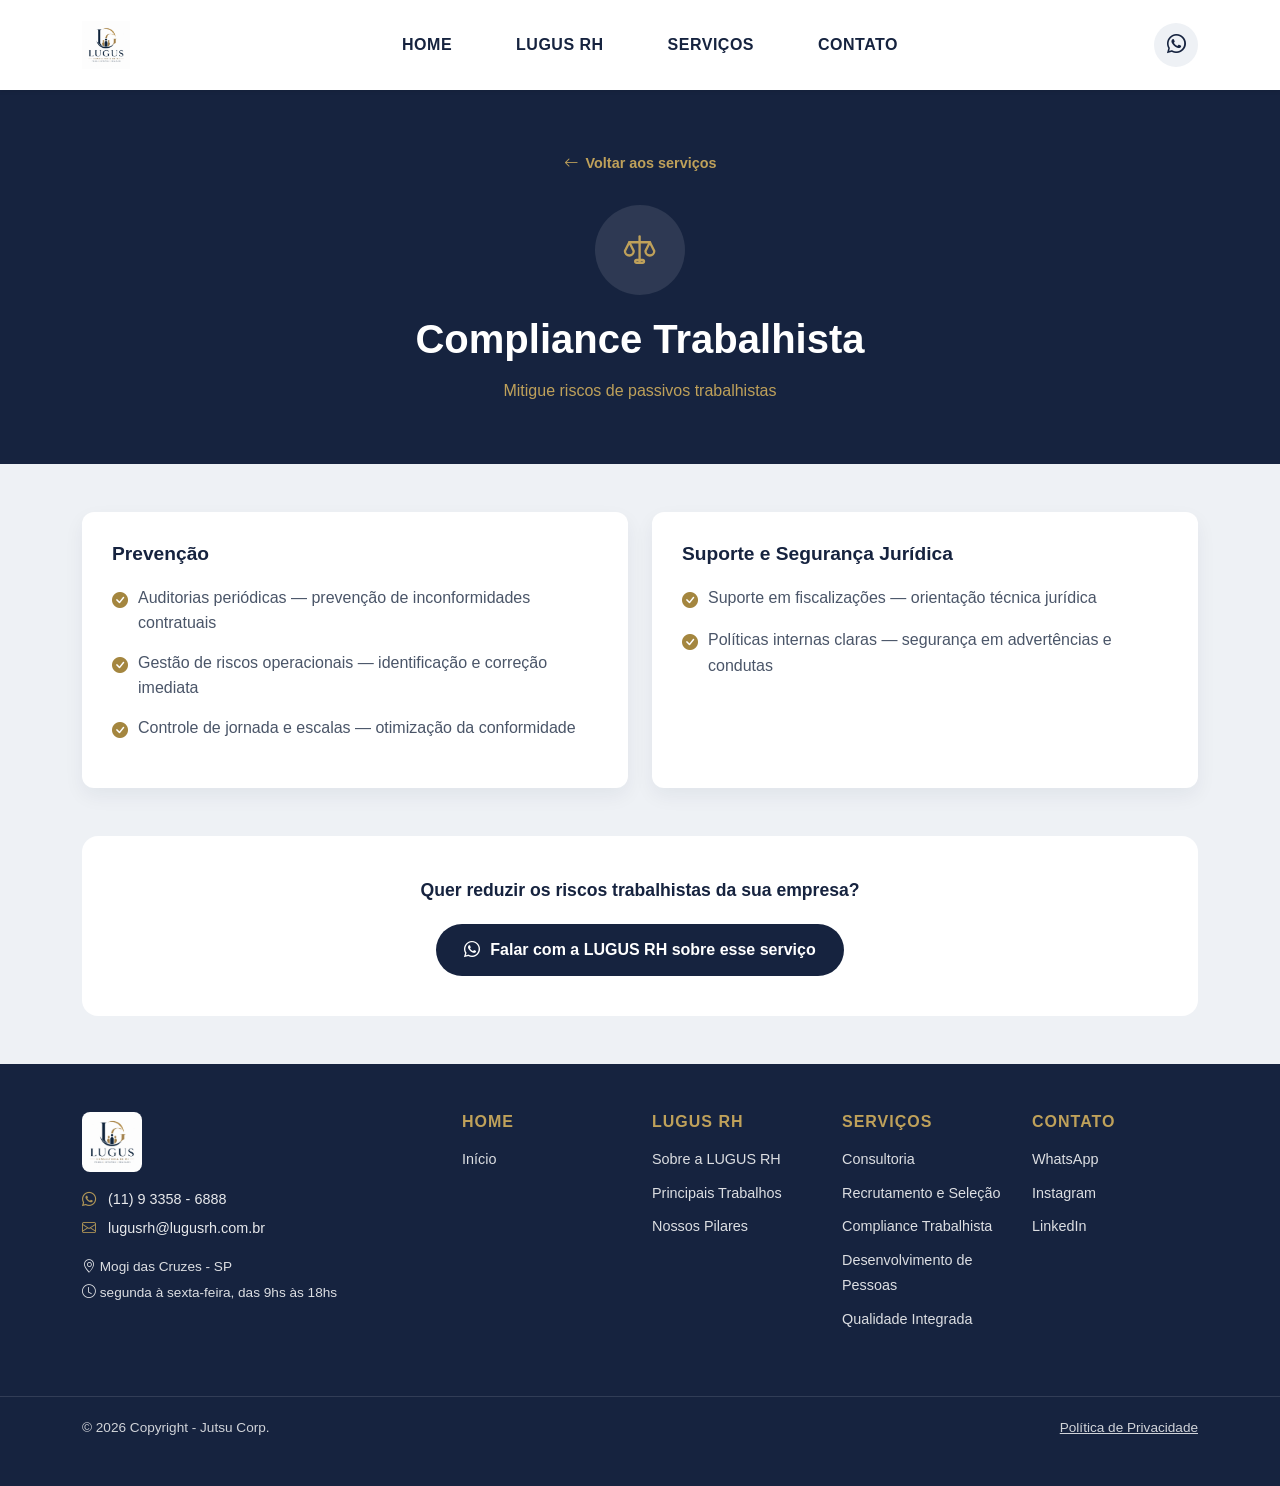
<file: servico-compliance.html>
<!DOCTYPE html>
<html lang="pt-BR">

<head>
    <meta charset="UTF-8">
    <meta name="viewport" content="width=device-width, initial-scale=1.0">
    <title>Compliance Trabalhista - LUGUS Consultoria de RH</title>

    <link rel="stylesheet" href="https://cdn.jsdelivr.net/npm/bootstrap@5.3.3/dist/css/bootstrap.min.css">
    <link rel="stylesheet" href="https://cdn.jsdelivr.net/npm/bootstrap-icons@1.11.3/font/bootstrap-icons.css">
    <link rel="icon" type="image/png" href="logo - lugus.jpeg">
    <link rel="stylesheet" href="style.css">
</head>

<body>

    <a id="top"></a>

    <!-- HEADER / NAVBAR -->
    <header class="header" id="header">
        <nav class="navbar navbar-expand-lg navbar-light bg-white sticky-top shadow-sm py-3">
            <div class="container">
                <a class="navbar-brand" href="index.html#top">
                    <img src="logo - lugus.jpeg" alt="LUGUS Consultoria de RH" class="logo-img">
                </a>

                <button class="navbar-toggler" type="button" data-bs-toggle="collapse"
                    data-bs-target="#navMenu" aria-controls="navMenu" aria-expanded="false"
                    aria-label="Abrir menu">
                    <span class="navbar-toggler-icon"></span>
                </button>

                <div class="collapse navbar-collapse" id="navMenu">
                    <ul class="navbar-nav mx-auto align-items-lg-center gap-lg-5">
                        <li class="nav-item"><a class="nav-link" href="index.html#top">HOME</a></li>
                        <li class="nav-item"><a class="nav-link" href="index.html#lugus-rh">LUGUS RH</a></li>
                        <li class="nav-item"><a class="nav-link" href="index.html#servicos">SERVIÇOS</a></li>
                        <li class="nav-item"><a class="nav-link" href="index.html#contato">CONTATO</a></li>
                    </ul>

                    <a href="https://wa.me/5511933586888" target="_blank" rel="noopener"
                        class="btn-whatsapp-nav mt-3 mt-lg-0" aria-label="Falar no WhatsApp">
                        <i class="bi bi-whatsapp"></i>
                    </a>
                </div>
            </div>
        </nav>
    </header>

    <main>
        <!-- HERO DO SERVIÇO -->
        <section class="servico-hero-section">
            <div class="container">
                <a href="index.html#servicos" class="servico-voltar"><i class="bi bi-arrow-left"></i> Voltar aos serviços</a>
                <div class="servico-hero-icone">
                    <svg viewBox="0 0 24 24" fill="none" stroke="currentColor" stroke-width="1.6" stroke-linecap="round" stroke-linejoin="round" style="width:1em;height:1em;">
                        <line x1="12" y1="3" x2="12" y2="21"></line>
                        <line x1="5" y1="7" x2="19" y2="7"></line>
                        <path d="M5 7 L2 13 a3 3 0 0 0 6 0 Z"></path>
                        <path d="M19 7 L16 13 a3 3 0 0 0 6 0 Z"></path>
                        <rect x="9" y="19" width="6" height="2" rx="1"></rect>
                    </svg>
                </div>
                <h1>Compliance Trabalhista</h1>
                <p class="servico-hero-subtitulo">Mitigue riscos de passivos trabalhistas</p>
            </div>
        </section>

        <!-- DETALHES DO SERVIÇO -->
        <section class="servico-detalhe-section py-5">
            <div class="container">
                <div class="row gy-4">
                    <div class="col-lg-6">
                        <div class="servico-coluna">
                            <h3>Prevenção</h3>
                            <ul class="servico-lista">
                                <li><i class="bi bi-check-circle-fill"></i> Auditorias periódicas — prevenção de inconformidades contratuais</li>
                                <li><i class="bi bi-check-circle-fill"></i> Gestão de riscos operacionais — identificação e correção imediata</li>
                                <li><i class="bi bi-check-circle-fill"></i> Controle de jornada e escalas — otimização da conformidade</li>
                            </ul>
                        </div>
                    </div>
                    <div class="col-lg-6">
                        <div class="servico-coluna">
                            <h3>Suporte e Segurança Jurídica</h3>
                            <ul class="servico-lista">
                                <li><i class="bi bi-check-circle-fill"></i> Suporte em fiscalizações — orientação técnica jurídica</li>
                                <li><i class="bi bi-check-circle-fill"></i> Políticas internas claras — segurança em advertências e condutas</li>
                            </ul>
                        </div>
                    </div>
                </div>

                <div class="servico-cta text-center mt-5">
                    <p>Quer reduzir os riscos trabalhistas da sua empresa?</p>
                    <a href="https://wa.me/5511933586888" target="_blank" rel="noopener" class="btn btn-cta-escuro">
                        <i class="bi bi-whatsapp"></i> Falar com a LUGUS RH sobre esse serviço
                    </a>
                </div>
            </div>
        </section>
    </main>

    <!-- FOOTER -->
    <footer id="contato" class="footer py-5">
        <div class="container">
            <div class="row gy-5">
                <div class="col-lg-4 footer-sobre">
                    <img src="logo - lugus.jpeg" alt="LUGUS Consultoria de RH" class="footer-logo mb-3">
                    <ul class="list-unstyled footer-contato-lista">
                        <li><i class="bi bi-whatsapp"></i> (11) 9 3358 - 6888</li>
                        <li><i class="bi bi-envelope"></i> lugusrh@lugusrh.com.br</li>
                    </ul>
                    <p class="mb-1"><i class="bi bi-geo-alt"></i> Mogi das Cruzes - SP</p>
                    <p class="mb-0"><i class="bi bi-clock"></i> segunda à sexta-feira, das 9hs às 18hs</p>
                </div>

                <div class="col-6 col-lg-2">
                    <h3 class="h6 footer-titulo">HOME</h3>
                    <ul class="list-unstyled footer-lista"><li><a href="index.html#top">Início</a></li></ul>
                </div>

                <div class="col-6 col-lg-2">
                    <h3 class="h6 footer-titulo">LUGUS RH</h3>
                    <ul class="list-unstyled footer-lista">
                        <li><a href="lugus-rh.html#sobre">Sobre a LUGUS RH</a></li>
                        <li><a href="lugus-rh.html#trabalhos">Principais Trabalhos</a></li>
                        <li><a href="lugus-rh.html#pilares">Nossos Pilares</a></li>
                    </ul>
                </div>

                <div class="col-6 col-lg-2">
                    <h3 class="h6 footer-titulo">SERVIÇOS</h3>
                    <ul class="list-unstyled footer-lista">
                        <li><a href="servico-consultoria.html">Consultoria</a></li>
                        <li><a href="servico-recrutamento.html">Recrutamento e Seleção</a></li>
                        <li><a href="servico-compliance.html">Compliance Trabalhista</a></li>
                        <li><a href="servico-desenvolvimento.html">Desenvolvimento de Pessoas</a></li>
                        <li><a href="servico-qualidade.html">Qualidade Integrada</a></li>
                    </ul>
                </div>

                <div class="col-6 col-lg-2">
                    <h3 class="h6 footer-titulo">CONTATO</h3>
                    <ul class="list-unstyled footer-lista">
                        <li><a href="https://wa.me/5511933586888" target="_blank" rel="noopener">WhatsApp</a></li>
                        <li><a href="https://www.instagram.com/luis_guto_cardoso?stkn=MXhxNmQ4cHZ0ZGoxZQ==">Instagram</a></li>
                        <li><a href="https://www.linkedin.com/in/luis-gustavo-cardoso/">LinkedIn</a></li>
                    </ul>
                </div>
            </div>
        </div>

        <div class="footer-bottom mt-5">
            <div class="container d-flex flex-column flex-md-row justify-content-between align-items-center gap-2">
                <p class="mb-0">&copy; 2026 Copyright - Jutsu Corp.</p>
                <a href="#" class="footer-politica">Política de Privacidade</a>
            </div>
        </div>
    </footer>

    <!-- Bootstrap JS (navbar collapse) -->
    <script src="https://cdn.jsdelivr.net/npm/bootstrap@5.3.3/dist/js/bootstrap.bundle.min.js"></script>
    <script src="script.js"></script>
</body>

</html>
</file>
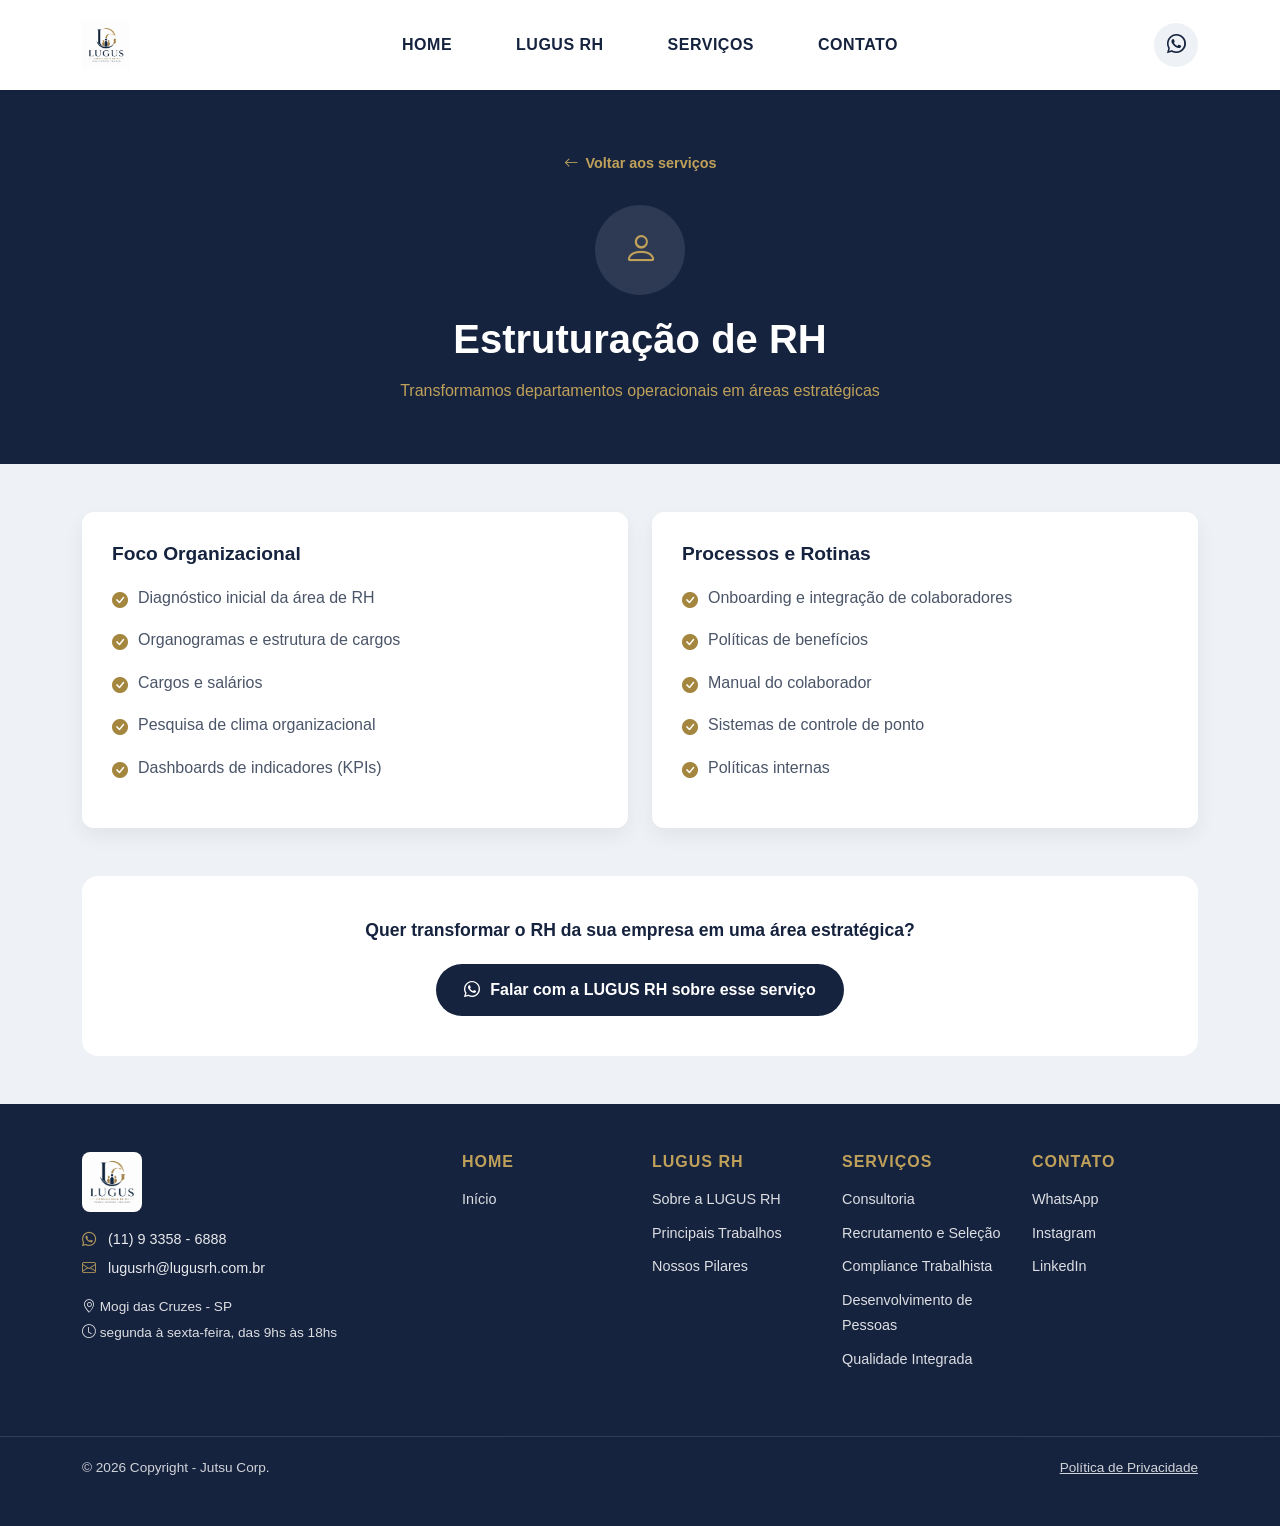
<file: servico-consultoria.html>
<!DOCTYPE html>
<html lang="pt-BR">

<head>
    <meta charset="UTF-8">
    <meta name="viewport" content="width=device-width, initial-scale=1.0">
    <title>Estruturação de RH - LUGUS Consultoria de RH</title>

    <link rel="stylesheet" href="https://cdn.jsdelivr.net/npm/bootstrap@5.3.3/dist/css/bootstrap.min.css">
    <link rel="stylesheet" href="https://cdn.jsdelivr.net/npm/bootstrap-icons@1.11.3/font/bootstrap-icons.css">
    <link rel="icon" type="image/png" href="logo - lugus.jpeg">
    <link rel="stylesheet" href="style.css">
</head>

<body>

    <a id="top"></a>

    <!-- HEADER / NAVBAR -->
    <header class="header" id="header">
        <nav class="navbar navbar-expand-lg navbar-light bg-white sticky-top shadow-sm py-3">
            <div class="container">
                <a class="navbar-brand" href="index.html#top">
                    <img src="logo - lugus.jpeg" alt="LUGUS Consultoria de RH" class="logo-img">
                </a>

                <button class="navbar-toggler" type="button" data-bs-toggle="collapse"
                    data-bs-target="#navMenu" aria-controls="navMenu" aria-expanded="false"
                    aria-label="Abrir menu">
                    <span class="navbar-toggler-icon"></span>
                </button>

                <div class="collapse navbar-collapse" id="navMenu">
                    <ul class="navbar-nav mx-auto align-items-lg-center gap-lg-5">
                        <li class="nav-item"><a class="nav-link" href="index.html#top">HOME</a></li>
                        <li class="nav-item"><a class="nav-link" href="index.html#lugus-rh">LUGUS RH</a></li>
                        <li class="nav-item"><a class="nav-link" href="index.html#servicos">SERVIÇOS</a></li>
                        <li class="nav-item"><a class="nav-link" href="index.html#contato">CONTATO</a></li>
                    </ul>

                    <a href="https://wa.me/5511933586888" target="_blank" rel="noopener"
                        class="btn-whatsapp-nav mt-3 mt-lg-0" aria-label="Falar no WhatsApp">
                        <i class="bi bi-whatsapp"></i>
                    </a>
                </div>
            </div>
        </nav>
    </header>

    <main>
        <!-- HERO DO SERVIÇO -->
        <section class="servico-hero-section">
            <div class="container">
                <a href="index.html#servicos" class="servico-voltar"><i class="bi bi-arrow-left"></i> Voltar aos serviços</a>
                <div class="servico-hero-icone"><i class="bi bi-person"></i></div>
                <h1>Estruturação de RH</h1>
                <p class="servico-hero-subtitulo">Transformamos departamentos operacionais em áreas estratégicas</p>
            </div>
        </section>

        <!-- DETALHES DO SERVIÇO -->
        <section class="servico-detalhe-section py-5">
            <div class="container">
                <div class="row gy-4">
                    <div class="col-lg-6">
                        <div class="servico-coluna">
                            <h3>Foco Organizacional</h3>
                            <ul class="servico-lista">
                                <li><i class="bi bi-check-circle-fill"></i> Diagnóstico inicial da área de RH</li>
                                <li><i class="bi bi-check-circle-fill"></i> Organogramas e estrutura de cargos</li>
                                <li><i class="bi bi-check-circle-fill"></i> Cargos e salários</li>
                                <li><i class="bi bi-check-circle-fill"></i> Pesquisa de clima organizacional</li>
                                <li><i class="bi bi-check-circle-fill"></i> Dashboards de indicadores (KPIs)</li>
                            </ul>
                        </div>
                    </div>
                    <div class="col-lg-6">
                        <div class="servico-coluna">
                            <h3>Processos e Rotinas</h3>
                            <ul class="servico-lista">
                                <li><i class="bi bi-check-circle-fill"></i> Onboarding e integração de colaboradores</li>
                                <li><i class="bi bi-check-circle-fill"></i> Políticas de benefícios</li>
                                <li><i class="bi bi-check-circle-fill"></i> Manual do colaborador</li>
                                <li><i class="bi bi-check-circle-fill"></i> Sistemas de controle de ponto</li>
                                <li><i class="bi bi-check-circle-fill"></i> Políticas internas</li>
                            </ul>
                        </div>
                    </div>
                </div>

                <div class="servico-cta text-center mt-5">
                    <p>Quer transformar o RH da sua empresa em uma área estratégica?</p>
                    <a href="https://wa.me/5511933586888" target="_blank" rel="noopener" class="btn btn-cta-escuro">
                        <i class="bi bi-whatsapp"></i> Falar com a LUGUS RH sobre esse serviço
                    </a>
                </div>
            </div>
        </section>
    </main>

     <!-- FOOTER -->
    <footer id="contato" class="footer py-5">
        <div class="container">
            <div class="row gy-5">
                <div class="col-lg-4 footer-sobre">
                    <img src="logo - lugus.jpeg" alt="LUGUS Consultoria de RH" class="footer-logo mb-3">
                    <ul class="list-unstyled footer-contato-lista">
                        <li><i class="bi bi-whatsapp"></i> (11) 9 3358 - 6888</li>
                        <li><i class="bi bi-envelope"></i> lugusrh@lugusrh.com.br</li>
                    </ul>
                    <p class="mb-1"><i class="bi bi-geo-alt"></i> Mogi das Cruzes - SP</p>
                    <p class="mb-0"><i class="bi bi-clock"></i> segunda à sexta-feira, das 9hs às 18hs</p>
                </div>

                <div class="col-6 col-lg-2">
                    <h3 class="h6 footer-titulo">HOME</h3>
                    <ul class="list-unstyled footer-lista"><li><a href="index.html#top">Início</a></li></ul>
                </div>

                <div class="col-6 col-lg-2">
                    <h3 class="h6 footer-titulo">LUGUS RH</h3>
                    <ul class="list-unstyled footer-lista">
                        <li><a href="lugus-rh.html#sobre">Sobre a LUGUS RH</a></li>
                        <li><a href="lugus-rh.html#trabalhos">Principais Trabalhos</a></li>
                        <li><a href="lugus-rh.html#pilares">Nossos Pilares</a></li>
                    </ul>
                </div>

                <div class="col-6 col-lg-2">
                    <h3 class="h6 footer-titulo">SERVIÇOS</h3>
                    <ul class="list-unstyled footer-lista">
                        <li><a href="servico-consultoria.html">Consultoria</a></li>
                        <li><a href="servico-recrutamento.html">Recrutamento e Seleção</a></li>
                        <li><a href="servico-compliance.html">Compliance Trabalhista</a></li>
                        <li><a href="servico-desenvolvimento.html">Desenvolvimento de Pessoas</a></li>
                        <li><a href="servico-qualidade.html">Qualidade Integrada</a></li>
                    </ul>
                </div>

                <div class="col-6 col-lg-2">
                    <h3 class="h6 footer-titulo">CONTATO</h3>
                    <ul class="list-unstyled footer-lista">
                        <li><a href="https://wa.me/5511933586888" target="_blank" rel="noopener">WhatsApp</a></li>
                        <li><a href="https://www.instagram.com/luis_guto_cardoso?stkn=MXhxNmQ4cHZ0ZGoxZQ==">Instagram</a></li>
                        <li><a href="https://www.linkedin.com/in/luis-gustavo-cardoso/">LinkedIn</a></li>
                    </ul>
                </div>
            </div>
        </div>

        <div class="footer-bottom mt-5">
            <div class="container d-flex flex-column flex-md-row justify-content-between align-items-center gap-2">
                <p class="mb-0">&copy; 2026 Copyright - Jutsu Corp.</p>
                <a href="#" class="footer-politica">Política de Privacidade</a>
            </div>
        </div>
    </footer>

    <!-- Bootstrap JS (navbar collapse) -->
    <script src="https://cdn.jsdelivr.net/npm/bootstrap@5.3.3/dist/js/bootstrap.bundle.min.js"></script>
    <script src="script.js"></script>
</body>

</html>
</file>
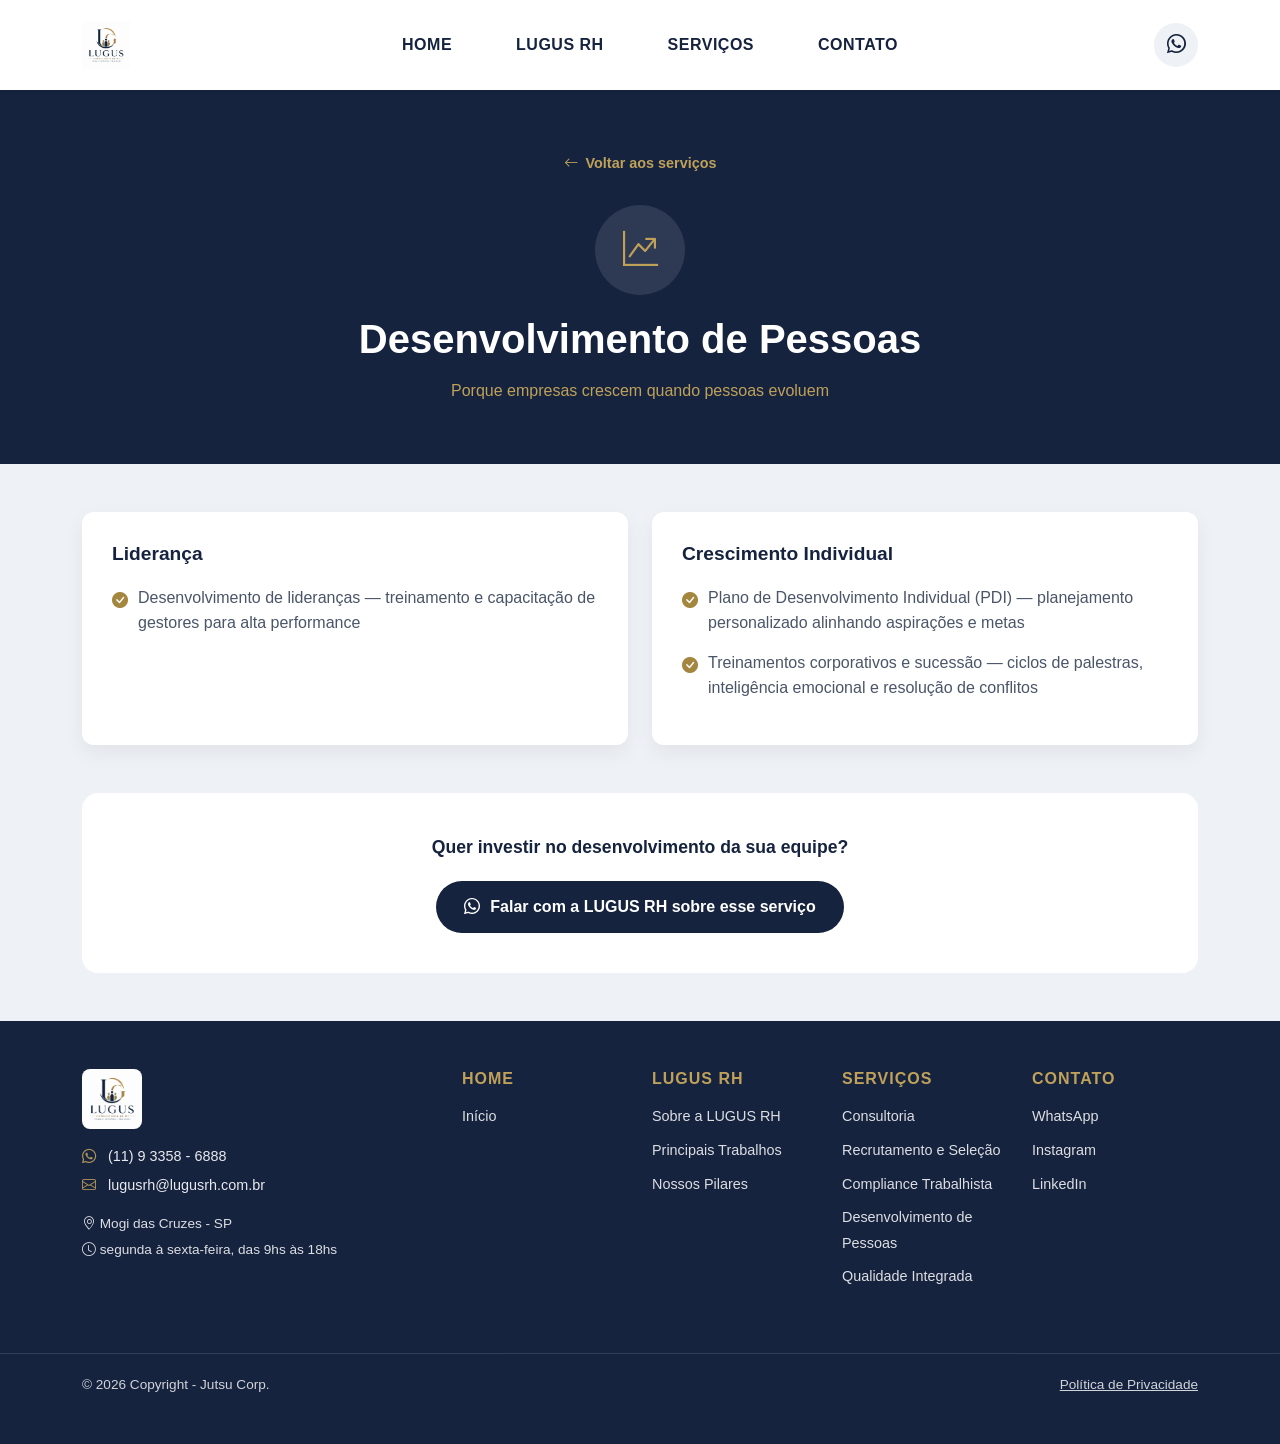
<file: servico-desenvolvimento.html>
<!DOCTYPE html>
<html lang="pt-BR">

<head>
    <meta charset="UTF-8">
    <meta name="viewport" content="width=device-width, initial-scale=1.0">
    <title>Desenvolvimento de Pessoas - LUGUS Consultoria de RH</title>

    <link rel="stylesheet" href="https://cdn.jsdelivr.net/npm/bootstrap@5.3.3/dist/css/bootstrap.min.css">
    <link rel="stylesheet" href="https://cdn.jsdelivr.net/npm/bootstrap-icons@1.11.3/font/bootstrap-icons.css">
    <link rel="icon" type="image/png" href="logo - lugus.jpeg">
    <link rel="stylesheet" href="style.css">
</head>

<body>

    <a id="top"></a>

    <!-- HEADER / NAVBAR -->
    <header class="header" id="header">
        <nav class="navbar navbar-expand-lg navbar-light bg-white sticky-top shadow-sm py-3">
            <div class="container">
                <a class="navbar-brand" href="index.html#top">
                    <img src="logo - lugus.jpeg" alt="LUGUS Consultoria de RH" class="logo-img">
                </a>

                <button class="navbar-toggler" type="button" data-bs-toggle="collapse"
                    data-bs-target="#navMenu" aria-controls="navMenu" aria-expanded="false"
                    aria-label="Abrir menu">
                    <span class="navbar-toggler-icon"></span>
                </button>

                <div class="collapse navbar-collapse" id="navMenu">
                    <ul class="navbar-nav mx-auto align-items-lg-center gap-lg-5">
                        <li class="nav-item"><a class="nav-link" href="index.html#top">HOME</a></li>
                        <li class="nav-item"><a class="nav-link" href="index.html#lugus-rh">LUGUS RH</a></li>
                        <li class="nav-item"><a class="nav-link" href="index.html#servicos">SERVIÇOS</a></li>
                        <li class="nav-item"><a class="nav-link" href="index.html#contato">CONTATO</a></li>
                    </ul>

                    <a href="https://wa.me/5511933586888" target="_blank" rel="noopener"
                        class="btn-whatsapp-nav mt-3 mt-lg-0" aria-label="Falar no WhatsApp">
                        <i class="bi bi-whatsapp"></i>
                    </a>
                </div>
            </div>
        </nav>
    </header>

    <main>
        <!-- HERO DO SERVIÇO -->
        <section class="servico-hero-section">
            <div class="container">
                <a href="index.html#servicos" class="servico-voltar"><i class="bi bi-arrow-left"></i> Voltar aos serviços</a>
                <div class="servico-hero-icone"><i class="bi bi-graph-up-arrow"></i></div>
                <h1>Desenvolvimento de Pessoas</h1>
                <p class="servico-hero-subtitulo">Porque empresas crescem quando pessoas evoluem</p>
            </div>
        </section>

        <!-- DETALHES DO SERVIÇO -->
        <section class="servico-detalhe-section py-5">
            <div class="container">
                <div class="row gy-4">
                    <div class="col-lg-6">
                        <div class="servico-coluna">
                            <h3>Liderança</h3>
                            <ul class="servico-lista">
                                <li><i class="bi bi-check-circle-fill"></i> Desenvolvimento de lideranças — treinamento e capacitação de gestores para alta performance</li>
                            </ul>
                        </div>
                    </div>
                    <div class="col-lg-6">
                        <div class="servico-coluna">
                            <h3>Crescimento Individual</h3>
                            <ul class="servico-lista">
                                <li><i class="bi bi-check-circle-fill"></i> Plano de Desenvolvimento Individual (PDI) — planejamento personalizado alinhando aspirações e metas</li>
                                <li><i class="bi bi-check-circle-fill"></i> Treinamentos corporativos e sucessão — ciclos de palestras, inteligência emocional e resolução de conflitos</li>
                            </ul>
                        </div>
                    </div>
                </div>

                <div class="servico-cta text-center mt-5">
                    <p>Quer investir no desenvolvimento da sua equipe?</p>
                    <a href="https://wa.me/5511933586888" target="_blank" rel="noopener" class="btn btn-cta-escuro">
                        <i class="bi bi-whatsapp"></i> Falar com a LUGUS RH sobre esse serviço
                    </a>
                </div>
            </div>
        </section>
    </main>

     <!-- FOOTER -->
    <footer id="contato" class="footer py-5">
        <div class="container">
            <div class="row gy-5">
                <div class="col-lg-4 footer-sobre">
                    <img src="logo - lugus.jpeg" alt="LUGUS Consultoria de RH" class="footer-logo mb-3">
                    <ul class="list-unstyled footer-contato-lista">
                        <li><i class="bi bi-whatsapp"></i> (11) 9 3358 - 6888</li>
                        <li><i class="bi bi-envelope"></i> lugusrh@lugusrh.com.br</li>
                    </ul>
                    <p class="mb-1"><i class="bi bi-geo-alt"></i> Mogi das Cruzes - SP</p>
                    <p class="mb-0"><i class="bi bi-clock"></i> segunda à sexta-feira, das 9hs às 18hs</p>
                </div>

                <div class="col-6 col-lg-2">
                    <h3 class="h6 footer-titulo">HOME</h3>
                    <ul class="list-unstyled footer-lista"><li><a href="index.html#top">Início</a></li></ul>
                </div>

                <div class="col-6 col-lg-2">
                    <h3 class="h6 footer-titulo">LUGUS RH</h3>
                    <ul class="list-unstyled footer-lista">
                        <li><a href="lugus-rh.html#sobre">Sobre a LUGUS RH</a></li>
                        <li><a href="lugus-rh.html#trabalhos">Principais Trabalhos</a></li>
                        <li><a href="lugus-rh.html#pilares">Nossos Pilares</a></li>
                    </ul>
                </div>

                <div class="col-6 col-lg-2">
                    <h3 class="h6 footer-titulo">SERVIÇOS</h3>
                    <ul class="list-unstyled footer-lista">
                        <li><a href="servico-consultoria.html">Consultoria</a></li>
                        <li><a href="servico-recrutamento.html">Recrutamento e Seleção</a></li>
                        <li><a href="servico-compliance.html">Compliance Trabalhista</a></li>
                        <li><a href="servico-desenvolvimento.html">Desenvolvimento de Pessoas</a></li>
                        <li><a href="servico-qualidade.html">Qualidade Integrada</a></li>
                    </ul>
                </div>

                <div class="col-6 col-lg-2">
                    <h3 class="h6 footer-titulo">CONTATO</h3>
                    <ul class="list-unstyled footer-lista">
                        <li><a href="https://wa.me/5511933586888" target="_blank" rel="noopener">WhatsApp</a></li>
                        <li><a href="https://www.instagram.com/luis_guto_cardoso?stkn=MXhxNmQ4cHZ0ZGoxZQ==">Instagram</a></li>
                        <li><a href="https://www.linkedin.com/in/luis-gustavo-cardoso/">LinkedIn</a></li>
                    </ul>
                </div>
            </div>
        </div>

        <div class="footer-bottom mt-5">
            <div class="container d-flex flex-column flex-md-row justify-content-between align-items-center gap-2">
                <p class="mb-0">&copy; 2026 Copyright - Jutsu Corp.</p>
                <a href="#" class="footer-politica">Política de Privacidade</a>
            </div>
        </div>
    </footer>

    <!-- Bootstrap JS (navbar collapse) -->
    <script src="https://cdn.jsdelivr.net/npm/bootstrap@5.3.3/dist/js/bootstrap.bundle.min.js"></script>
    <script src="script.js"></script>
</body>

</html>
</file>
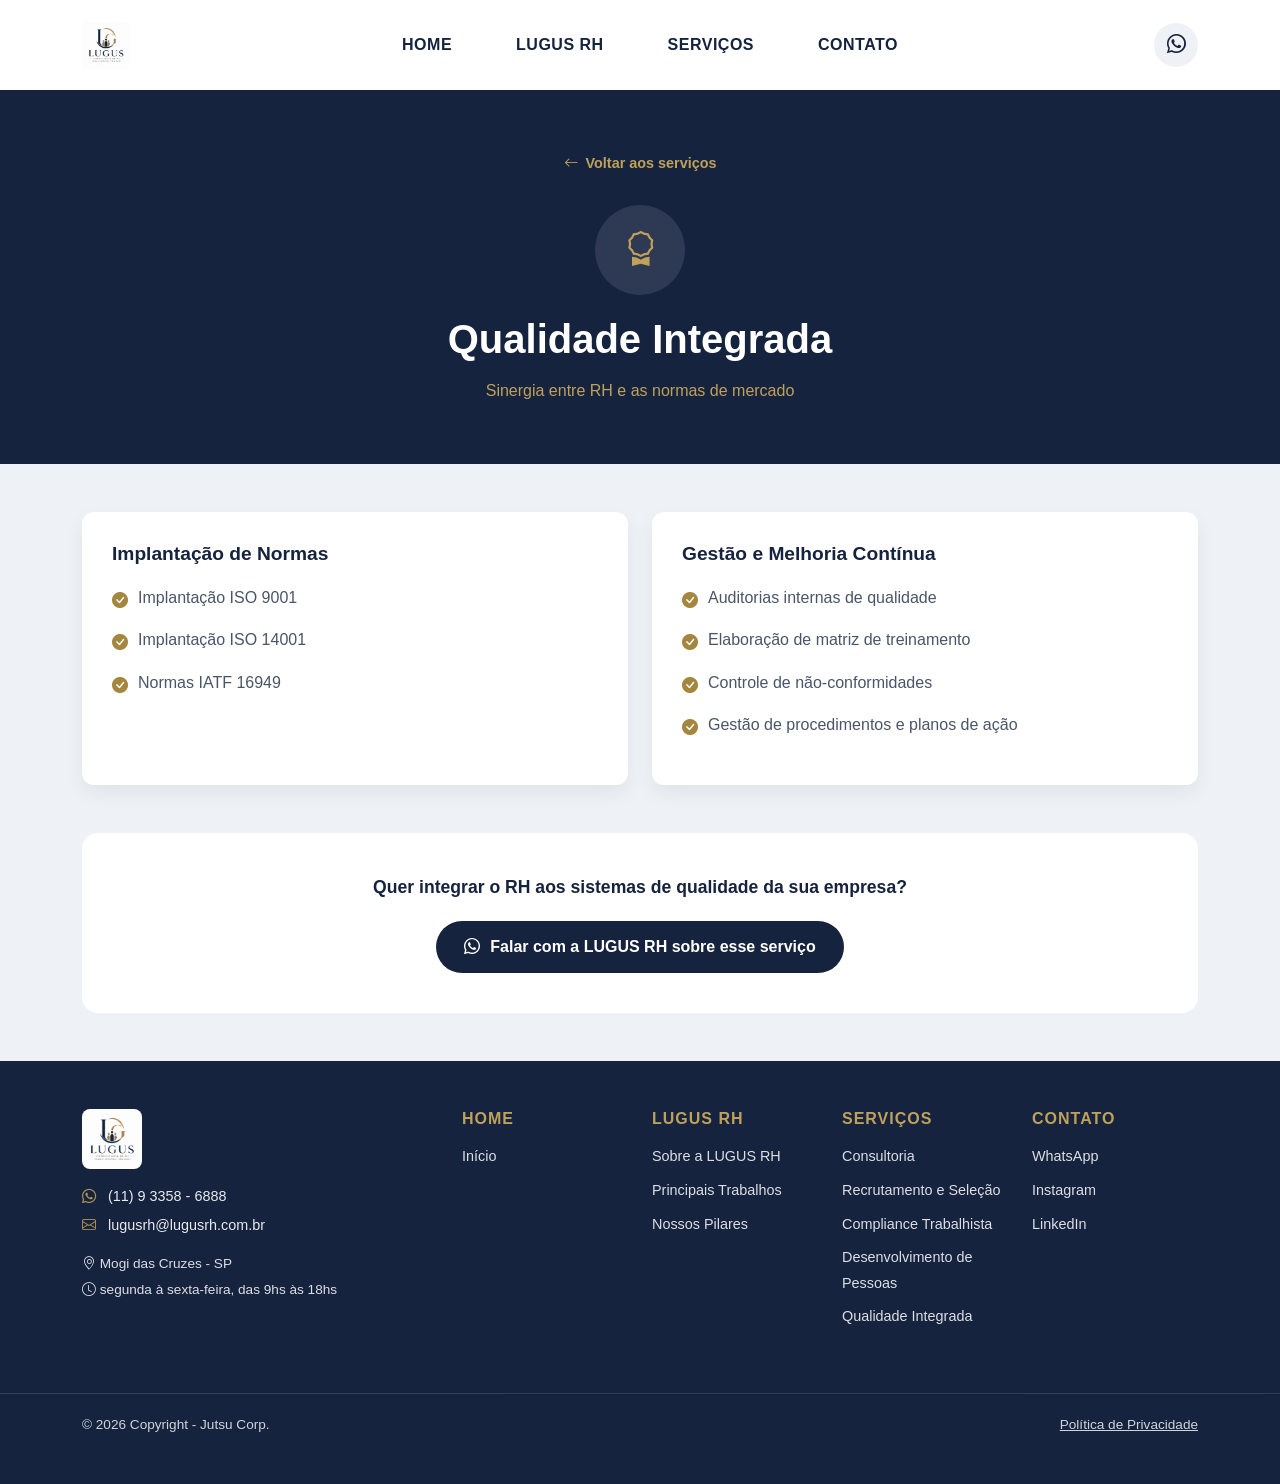
<file: servico-qualidade.html>
<!DOCTYPE html>
<html lang="pt-BR">

<head>
    <meta charset="UTF-8">
    <meta name="viewport" content="width=device-width, initial-scale=1.0">
    <title>Qualidade Integrada - LUGUS Consultoria de RH</title>

    <link rel="stylesheet" href="https://cdn.jsdelivr.net/npm/bootstrap@5.3.3/dist/css/bootstrap.min.css">
    <link rel="stylesheet" href="https://cdn.jsdelivr.net/npm/bootstrap-icons@1.11.3/font/bootstrap-icons.css">
    <link rel="icon" type="image/png" href="logo - lugus.jpeg">
    <link rel="stylesheet" href="style.css">
</head>

<body>

    <a id="top"></a>

    <!-- HEADER / NAVBAR -->
    <header class="header" id="header">
        <nav class="navbar navbar-expand-lg navbar-light bg-white sticky-top shadow-sm py-3">
            <div class="container">
                <a class="navbar-brand" href="index.html#top">
                    <img src="logo - lugus.jpeg" alt="LUGUS Consultoria de RH" class="logo-img">
                </a>

                <button class="navbar-toggler" type="button" data-bs-toggle="collapse"
                    data-bs-target="#navMenu" aria-controls="navMenu" aria-expanded="false"
                    aria-label="Abrir menu">
                    <span class="navbar-toggler-icon"></span>
                </button>

                <div class="collapse navbar-collapse" id="navMenu">
                    <ul class="navbar-nav mx-auto align-items-lg-center gap-lg-5">
                        <li class="nav-item"><a class="nav-link" href="index.html#top">HOME</a></li>
                        <li class="nav-item"><a class="nav-link" href="index.html#lugus-rh">LUGUS RH</a></li>
                        <li class="nav-item"><a class="nav-link" href="index.html#servicos">SERVIÇOS</a></li>
                        <li class="nav-item"><a class="nav-link" href="index.html#contato">CONTATO</a></li>
                    </ul>

                    <a href="https://wa.me/5511933586888" target="_blank" rel="noopener"
                        class="btn-whatsapp-nav mt-3 mt-lg-0" aria-label="Falar no WhatsApp">
                        <i class="bi bi-whatsapp"></i>
                    </a>
                </div>
            </div>
        </nav>
    </header>

    <main>
        <!-- HERO DO SERVIÇO -->
        <section class="servico-hero-section">
            <div class="container">
                <a href="index.html#servicos" class="servico-voltar"><i class="bi bi-arrow-left"></i> Voltar aos serviços</a>
                <div class="servico-hero-icone"><i class="bi bi-award"></i></div>
                <h1>Qualidade Integrada</h1>
                <p class="servico-hero-subtitulo">Sinergia entre RH e as normas de mercado</p>
            </div>
        </section>

        <!-- DETALHES DO SERVIÇO -->
        <section class="servico-detalhe-section py-5">
            <div class="container">
                <div class="row gy-4">
                    <div class="col-lg-6">
                        <div class="servico-coluna">
                            <h3>Implantação de Normas</h3>
                            <ul class="servico-lista">
                                <li><i class="bi bi-check-circle-fill"></i> Implantação ISO 9001</li>
                                <li><i class="bi bi-check-circle-fill"></i> Implantação ISO 14001</li>
                                <li><i class="bi bi-check-circle-fill"></i> Normas IATF 16949</li>
                            </ul>
                        </div>
                    </div>
                    <div class="col-lg-6">
                        <div class="servico-coluna">
                            <h3>Gestão e Melhoria Contínua</h3>
                            <ul class="servico-lista">
                                <li><i class="bi bi-check-circle-fill"></i> Auditorias internas de qualidade</li>
                                <li><i class="bi bi-check-circle-fill"></i> Elaboração de matriz de treinamento</li>
                                <li><i class="bi bi-check-circle-fill"></i> Controle de não-conformidades</li>
                                <li><i class="bi bi-check-circle-fill"></i> Gestão de procedimentos e planos de ação</li>
                            </ul>
                        </div>
                    </div>
                </div>

                <div class="servico-cta text-center mt-5">
                    <p>Quer integrar o RH aos sistemas de qualidade da sua empresa?</p>
                    <a href="https://wa.me/5511933586888" target="_blank" rel="noopener" class="btn btn-cta-escuro">
                        <i class="bi bi-whatsapp"></i> Falar com a LUGUS RH sobre esse serviço
                    </a>
                </div>
            </div>
        </section>
    </main>

     <!-- FOOTER -->
    <footer id="contato" class="footer py-5">
        <div class="container">
            <div class="row gy-5">
                <div class="col-lg-4 footer-sobre">
                    <img src="logo - lugus.jpeg" alt="LUGUS Consultoria de RH" class="footer-logo mb-3">
                    <ul class="list-unstyled footer-contato-lista">
                        <li><i class="bi bi-whatsapp"></i> (11) 9 3358 - 6888</li>
                        <li><i class="bi bi-envelope"></i> lugusrh@lugusrh.com.br</li>
                    </ul>
                    <p class="mb-1"><i class="bi bi-geo-alt"></i> Mogi das Cruzes - SP</p>
                    <p class="mb-0"><i class="bi bi-clock"></i> segunda à sexta-feira, das 9hs às 18hs</p>
                </div>

                <div class="col-6 col-lg-2">
                    <h3 class="h6 footer-titulo">HOME</h3>
                    <ul class="list-unstyled footer-lista"><li><a href="index.html#top">Início</a></li></ul>
                </div>

                <div class="col-6 col-lg-2">
                    <h3 class="h6 footer-titulo">LUGUS RH</h3>
                    <ul class="list-unstyled footer-lista">
                        <li><a href="lugus-rh.html#sobre">Sobre a LUGUS RH</a></li>
                        <li><a href="lugus-rh.html#trabalhos">Principais Trabalhos</a></li>
                        <li><a href="lugus-rh.html#pilares">Nossos Pilares</a></li>
                    </ul>
                </div>

                <div class="col-6 col-lg-2">
                    <h3 class="h6 footer-titulo">SERVIÇOS</h3>
                    <ul class="list-unstyled footer-lista">
                        <li><a href="servico-consultoria.html">Consultoria</a></li>
                        <li><a href="servico-recrutamento.html">Recrutamento e Seleção</a></li>
                        <li><a href="servico-compliance.html">Compliance Trabalhista</a></li>
                        <li><a href="servico-desenvolvimento.html">Desenvolvimento de Pessoas</a></li>
                        <li><a href="servico-qualidade.html">Qualidade Integrada</a></li>
                    </ul>
                </div>

                <div class="col-6 col-lg-2">
                    <h3 class="h6 footer-titulo">CONTATO</h3>
                    <ul class="list-unstyled footer-lista">
                        <li><a href="https://wa.me/5511933586888" target="_blank" rel="noopener">WhatsApp</a></li>
                        <li><a href="https://www.instagram.com/luis_guto_cardoso?stkn=MXhxNmQ4cHZ0ZGoxZQ==">Instagram</a></li>
                        <li><a href="https://www.linkedin.com/in/luis-gustavo-cardoso/">LinkedIn</a></li>
                    </ul>
                </div>
            </div>
        </div>

        <div class="footer-bottom mt-5">
            <div class="container d-flex flex-column flex-md-row justify-content-between align-items-center gap-2">
                <p class="mb-0">&copy; 2026 Copyright - Jutsu Corp.</p>
                <a href="#" class="footer-politica">Política de Privacidade</a>
            </div>
        </div>
    </footer>

    <!-- Bootstrap JS (navbar collapse) -->
    <script src="https://cdn.jsdelivr.net/npm/bootstrap@5.3.3/dist/js/bootstrap.bundle.min.js"></script>
    <script src="script.js"></script>
</body>

</html>
</file>
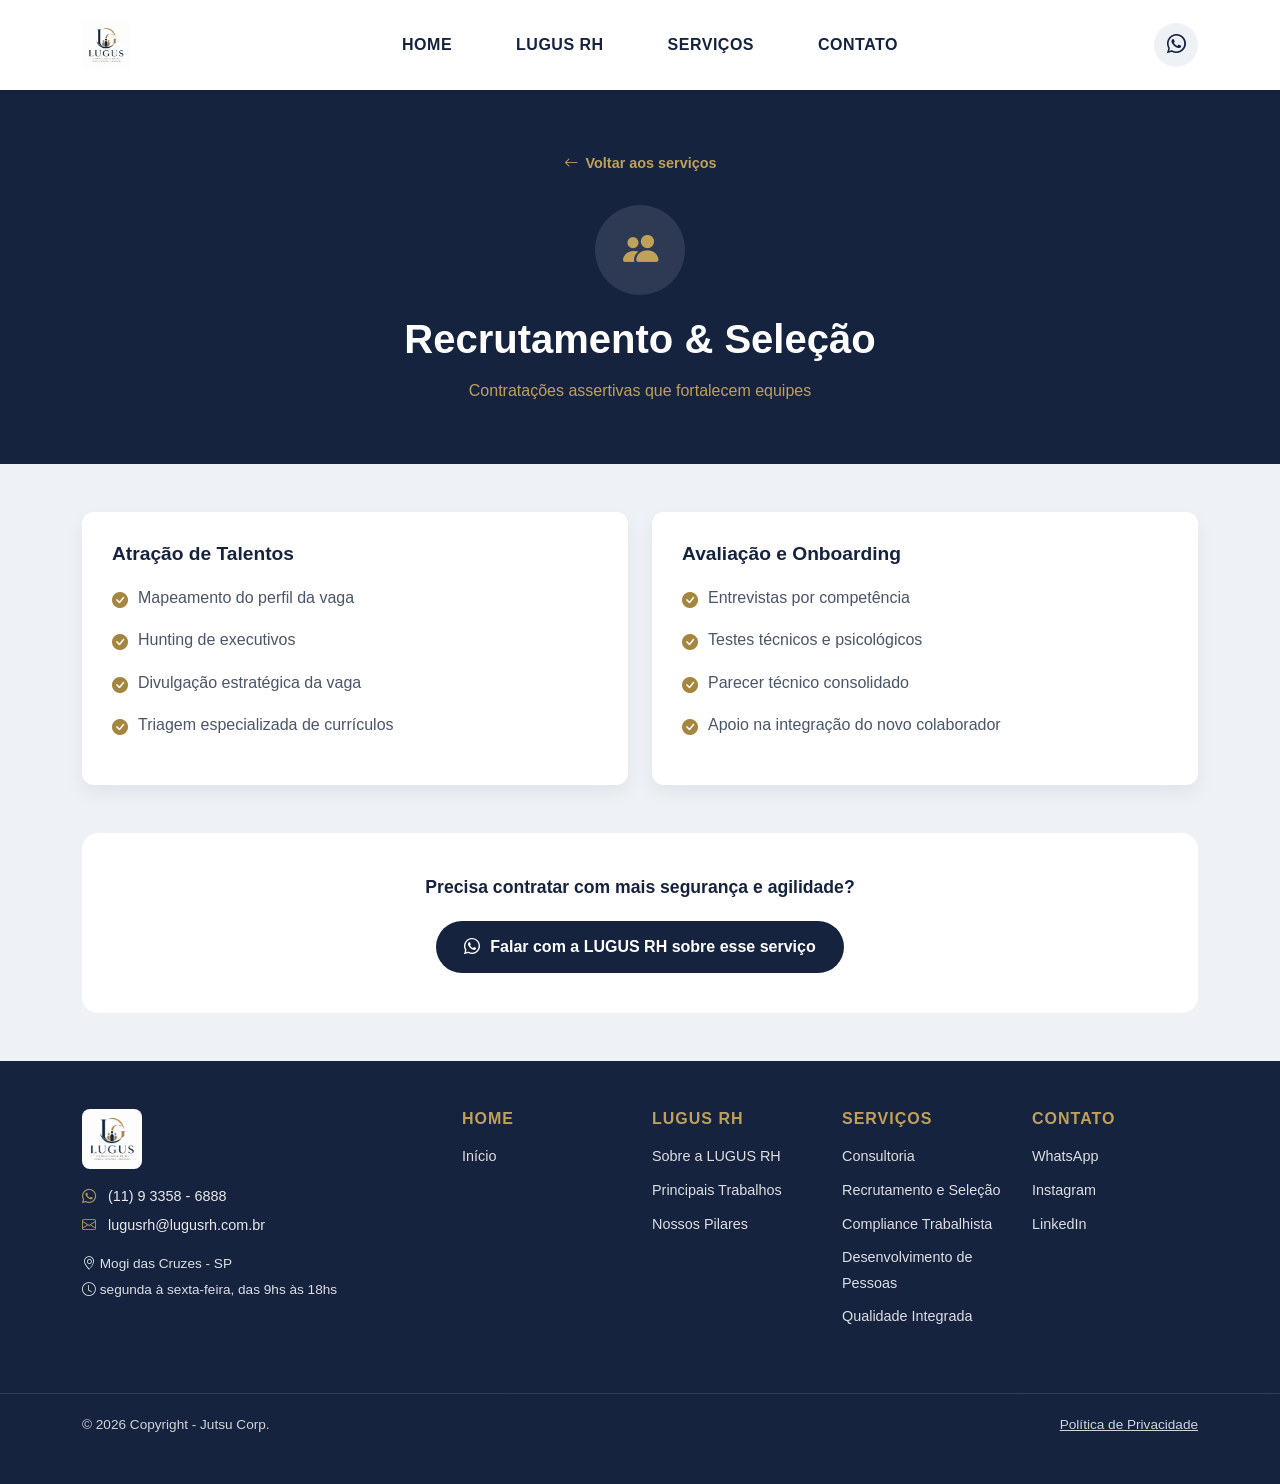
<file: servico-recrutamento.html>
<!DOCTYPE html>
<html lang="pt-BR">

<head>
    <meta charset="UTF-8">
    <meta name="viewport" content="width=device-width, initial-scale=1.0">
    <title>Recrutamento &amp; Seleção - LUGUS Consultoria de RH</title>

    <link rel="stylesheet" href="https://cdn.jsdelivr.net/npm/bootstrap@5.3.3/dist/css/bootstrap.min.css">
    <link rel="stylesheet" href="https://cdn.jsdelivr.net/npm/bootstrap-icons@1.11.3/font/bootstrap-icons.css">
    <link rel="icon" type="image/png" href="logo - lugus.jpeg">
    <link rel="stylesheet" href="style.css">
</head>

<body>

    <a id="top"></a>

    <!-- HEADER / NAVBAR -->
    <header class="header" id="header">
        <nav class="navbar navbar-expand-lg navbar-light bg-white sticky-top shadow-sm py-3">
            <div class="container">
                <a class="navbar-brand" href="index.html#top">
                    <img src="logo - lugus.jpeg" alt="LUGUS Consultoria de RH" class="logo-img">
                </a>

                <button class="navbar-toggler" type="button" data-bs-toggle="collapse"
                    data-bs-target="#navMenu" aria-controls="navMenu" aria-expanded="false"
                    aria-label="Abrir menu">
                    <span class="navbar-toggler-icon"></span>
                </button>

                <div class="collapse navbar-collapse" id="navMenu">
                    <ul class="navbar-nav mx-auto align-items-lg-center gap-lg-5">
                        <li class="nav-item"><a class="nav-link" href="index.html#top">HOME</a></li>
                        <li class="nav-item"><a class="nav-link" href="index.html#lugus-rh">LUGUS RH</a></li>
                        <li class="nav-item"><a class="nav-link" href="index.html#servicos">SERVIÇOS</a></li>
                        <li class="nav-item"><a class="nav-link" href="index.html#contato">CONTATO</a></li>
                    </ul>

                    <a href="https://wa.me/5511987654321" target="_blank" rel="noopener"
                        class="btn-whatsapp-nav mt-3 mt-lg-0" aria-label="Falar no WhatsApp">
                        <i class="bi bi-whatsapp"></i>
                    </a>
                </div>
            </div>
        </nav>
    </header>

    <main>
        <!-- HERO DO SERVIÇO -->
        <section class="servico-hero-section">
            <div class="container">
                <a href="index.html#servicos" class="servico-voltar"><i class="bi bi-arrow-left"></i> Voltar aos serviços</a>
                <div class="servico-hero-icone"><i class="bi bi-people-fill"></i></div>
                <h1>Recrutamento &amp; Seleção</h1>
                <p class="servico-hero-subtitulo">Contratações assertivas que fortalecem equipes</p>
            </div>
        </section>

        <!-- DETALHES DO SERVIÇO -->
        <section class="servico-detalhe-section py-5">
            <div class="container">
                <div class="row gy-4">
                    <div class="col-lg-6">
                        <div class="servico-coluna">
                            <h3>Atração de Talentos</h3>
                            <ul class="servico-lista">
                                <li><i class="bi bi-check-circle-fill"></i> Mapeamento do perfil da vaga</li>
                                <li><i class="bi bi-check-circle-fill"></i> Hunting de executivos</li>
                                <li><i class="bi bi-check-circle-fill"></i> Divulgação estratégica da vaga</li>
                                <li><i class="bi bi-check-circle-fill"></i> Triagem especializada de currículos</li>
                            </ul>
                        </div>
                    </div>
                    <div class="col-lg-6">
                        <div class="servico-coluna">
                            <h3>Avaliação e Onboarding</h3>
                            <ul class="servico-lista">
                                <li><i class="bi bi-check-circle-fill"></i> Entrevistas por competência</li>
                                <li><i class="bi bi-check-circle-fill"></i> Testes técnicos e psicológicos</li>
                                <li><i class="bi bi-check-circle-fill"></i> Parecer técnico consolidado</li>
                                <li><i class="bi bi-check-circle-fill"></i> Apoio na integração do novo colaborador</li>
                            </ul>
                        </div>
                    </div>
                </div>

                <div class="servico-cta text-center mt-5">
                    <p>Precisa contratar com mais segurança e agilidade?</p>
                    <a href="https://wa.me/5511987654321" target="_blank" rel="noopener" class="btn btn-cta-escuro">
                        <i class="bi bi-whatsapp"></i> Falar com a LUGUS RH sobre esse serviço
                    </a>
                </div>
            </div>
        </section>
    </main>

     <!-- FOOTER -->
    <footer id="contato" class="footer py-5">
        <div class="container">
            <div class="row gy-5">
                <div class="col-lg-4 footer-sobre">
                    <img src="logo - lugus.jpeg" alt="LUGUS Consultoria de RH" class="footer-logo mb-3">
                    <ul class="list-unstyled footer-contato-lista">
                        <li><i class="bi bi-whatsapp"></i> (11) 9 3358 - 6888</li>
                        <li><i class="bi bi-envelope"></i> lugusrh@lugusrh.com.br</li>
                    </ul>
                    <p class="mb-1"><i class="bi bi-geo-alt"></i> Mogi das Cruzes - SP</p>
                    <p class="mb-0"><i class="bi bi-clock"></i> segunda à sexta-feira, das 9hs às 18hs</p>
                </div>

                <div class="col-6 col-lg-2">
                    <h3 class="h6 footer-titulo">HOME</h3>
                    <ul class="list-unstyled footer-lista"><li><a href="index.html#top">Início</a></li></ul>
                </div>

                <div class="col-6 col-lg-2">
                    <h3 class="h6 footer-titulo">LUGUS RH</h3>
                    <ul class="list-unstyled footer-lista">
                        <li><a href="lugus-rh.html#sobre">Sobre a LUGUS RH</a></li>
                        <li><a href="lugus-rh.html#trabalhos">Principais Trabalhos</a></li>
                        <li><a href="lugus-rh.html#pilares">Nossos Pilares</a></li>
                    </ul>
                </div>

                <div class="col-6 col-lg-2">
                    <h3 class="h6 footer-titulo">SERVIÇOS</h3>
                    <ul class="list-unstyled footer-lista">
                        <li><a href="servico-consultoria.html">Consultoria</a></li>
                        <li><a href="servico-recrutamento.html">Recrutamento e Seleção</a></li>
                        <li><a href="servico-compliance.html">Compliance Trabalhista</a></li>
                        <li><a href="servico-desenvolvimento.html">Desenvolvimento de Pessoas</a></li>
                        <li><a href="servico-qualidade.html">Qualidade Integrada</a></li>
                    </ul>
                </div>

                <div class="col-6 col-lg-2">
                    <h3 class="h6 footer-titulo">CONTATO</h3>
                    <ul class="list-unstyled footer-lista">
                        <li><a href="https://wa.me/5511933586888" target="_blank" rel="noopener">WhatsApp</a></li>
                        <li><a href="https://www.instagram.com/luis_guto_cardoso?stkn=MXhxNmQ4cHZ0ZGoxZQ==">Instagram</a></li>
                        <li><a href="https://www.linkedin.com/in/luis-gustavo-cardoso/">LinkedIn</a></li>
                    </ul>
                </div>
            </div>
        </div>

        <div class="footer-bottom mt-5">
            <div class="container d-flex flex-column flex-md-row justify-content-between align-items-center gap-2">
                <p class="mb-0">&copy; 2026 Copyright - Jutsu Corp.</p>
                <a href="#" class="footer-politica">Política de Privacidade</a>
            </div>
        </div>
    </footer>

    <!-- Bootstrap JS (navbar collapse) -->
    <script src="https://cdn.jsdelivr.net/npm/bootstrap@5.3.3/dist/js/bootstrap.bundle.min.js"></script>
    <script src="script.js"></script>
</body>

</html>
</file>
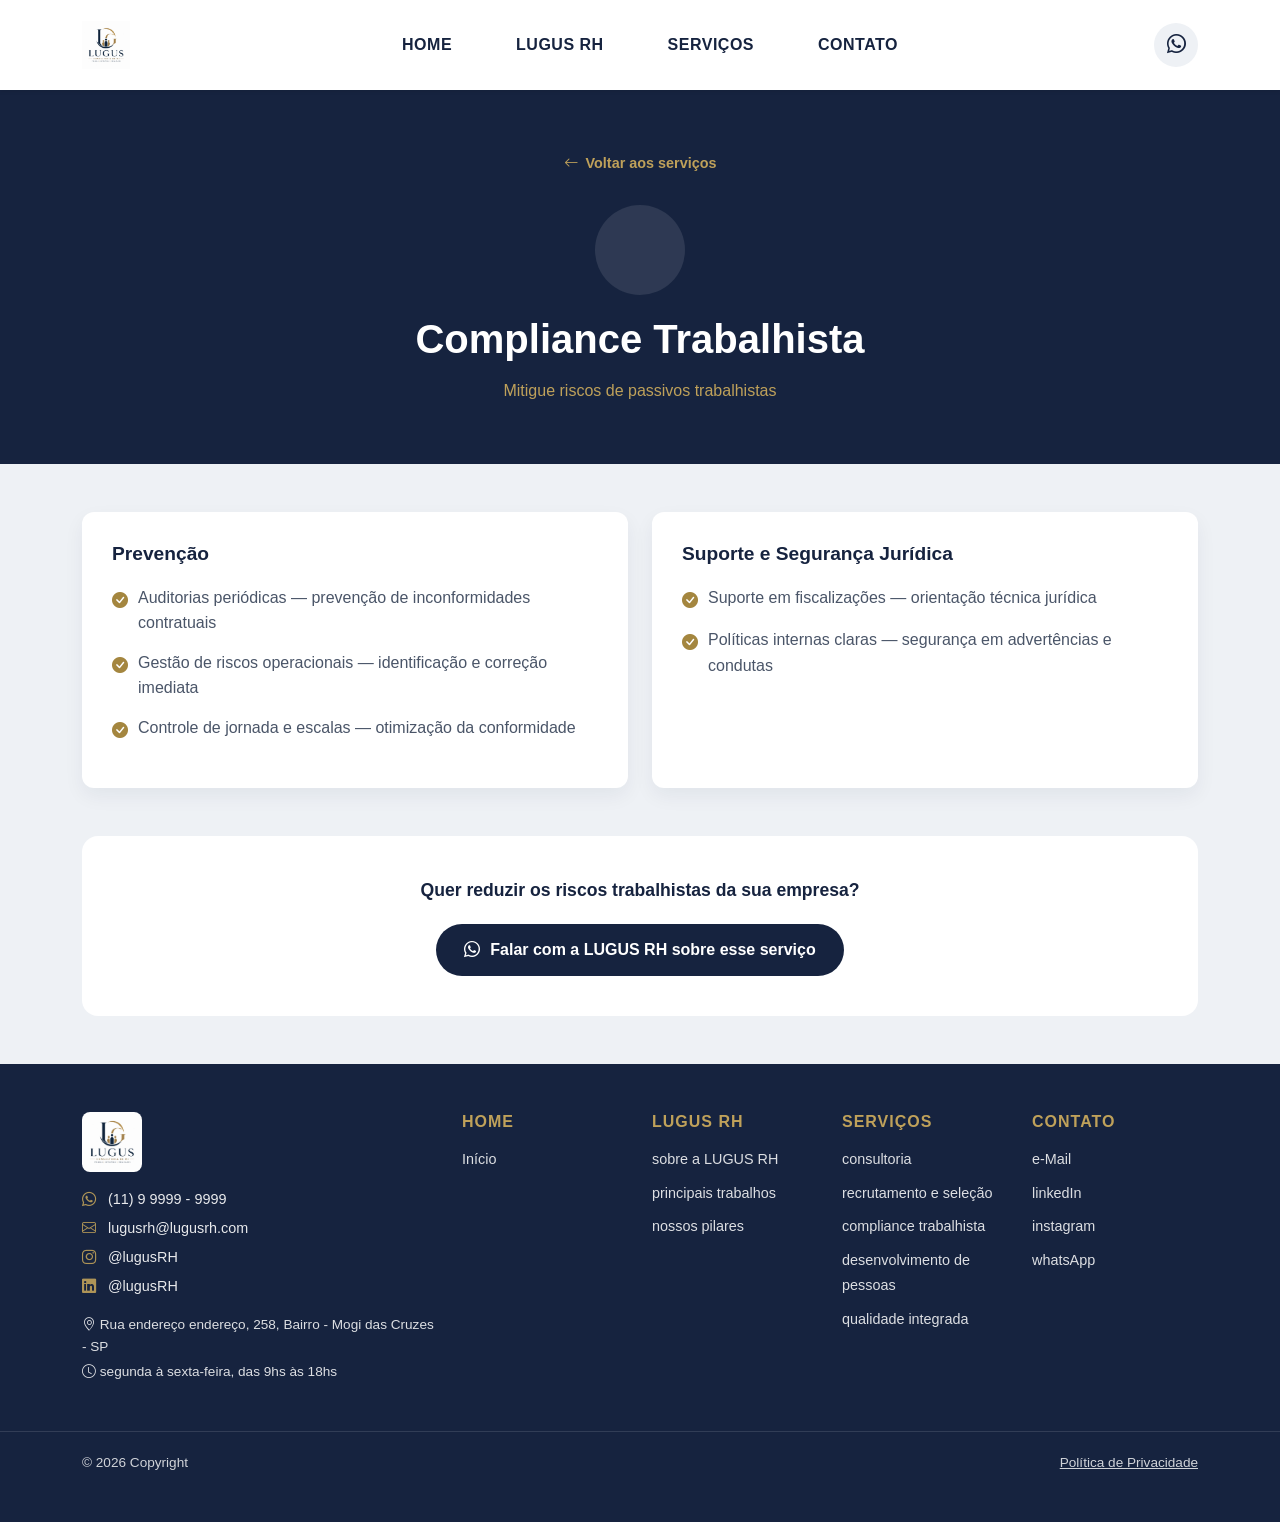
<file: servico_compliance.html>
<!DOCTYPE html>
<html lang="pt-BR">

<head>
    <meta charset="UTF-8">
    <meta name="viewport" content="width=device-width, initial-scale=1.0">
    <title>Compliance Trabalhista - LUGUS Consultoria de RH</title>

    <link rel="stylesheet" href="https://cdn.jsdelivr.net/npm/bootstrap@5.3.3/dist/css/bootstrap.min.css">
    <link rel="stylesheet" href="https://cdn.jsdelivr.net/npm/bootstrap-icons@1.11.3/font/bootstrap-icons.css">
    <link rel="stylesheet" href="style.css">
</head>

<body>

    <a id="top"></a>

    <!-- HEADER / NAVBAR -->
    <header class="header" id="header">
        <nav class="navbar navbar-expand-lg navbar-light bg-white sticky-top shadow-sm py-3">
            <div class="container">
                <a class="navbar-brand" href="index.html#top">
                    <img src="logo - lugus.jpeg" alt="LUGUS Consultoria de RH" class="logo-img">
                </a>

                <button class="navbar-toggler" type="button" data-bs-toggle="collapse"
                    data-bs-target="#navMenu" aria-controls="navMenu" aria-expanded="false"
                    aria-label="Abrir menu">
                    <span class="navbar-toggler-icon"></span>
                </button>

                <div class="collapse navbar-collapse" id="navMenu">
                    <ul class="navbar-nav mx-auto align-items-lg-center gap-lg-5">
                        <li class="nav-item"><a class="nav-link" href="index.html#top">HOME</a></li>
                        <li class="nav-item"><a class="nav-link" href="index.html#lugus-rh">LUGUS RH</a></li>
                        <li class="nav-item"><a class="nav-link" href="index.html#servicos">SERVIÇOS</a></li>
                        <li class="nav-item"><a class="nav-link" href="index.html#contato">CONTATO</a></li>
                    </ul>

                    <a href="https://wa.me/5511987654321" target="_blank" rel="noopener"
                        class="btn-whatsapp-nav mt-3 mt-lg-0" aria-label="Falar no WhatsApp">
                        <i class="bi bi-whatsapp"></i>
                    </a>
                </div>
            </div>
        </nav>
    </header>

    <main>
        <!-- HERO DO SERVIÇO -->
        <section class="servico-hero-section">
            <div class="container">
                <a href="index.html#servicos" class="servico-voltar"><i class="bi bi-arrow-left"></i> Voltar aos serviços</a>
                <div class="servico-hero-icone"><i class="bi bi-balance-scale"></i></div>
                <h1>Compliance Trabalhista</h1>
                <p class="servico-hero-subtitulo">Mitigue riscos de passivos trabalhistas</p>
            </div>
        </section>

        <!-- DETALHES DO SERVIÇO -->
        <section class="servico-detalhe-section py-5">
            <div class="container">
                <div class="row gy-4">
                    <div class="col-lg-6">
                        <div class="servico-coluna">
                            <h3>Prevenção</h3>
                            <ul class="servico-lista">
                                <li><i class="bi bi-check-circle-fill"></i> Auditorias periódicas — prevenção de inconformidades contratuais</li>
                                <li><i class="bi bi-check-circle-fill"></i> Gestão de riscos operacionais — identificação e correção imediata</li>
                                <li><i class="bi bi-check-circle-fill"></i> Controle de jornada e escalas — otimização da conformidade</li>
                            </ul>
                        </div>
                    </div>
                    <div class="col-lg-6">
                        <div class="servico-coluna">
                            <h3>Suporte e Segurança Jurídica</h3>
                            <ul class="servico-lista">
                                <li><i class="bi bi-check-circle-fill"></i> Suporte em fiscalizações — orientação técnica jurídica</li>
                                <li><i class="bi bi-check-circle-fill"></i> Políticas internas claras — segurança em advertências e condutas</li>
                            </ul>
                        </div>
                    </div>
                </div>

                <div class="servico-cta text-center mt-5">
                    <p>Quer reduzir os riscos trabalhistas da sua empresa?</p>
                    <a href="https://wa.me/5511987654321" target="_blank" rel="noopener" class="btn btn-cta-escuro">
                        <i class="bi bi-whatsapp"></i> Falar com a LUGUS RH sobre esse serviço
                    </a>
                </div>
            </div>
        </section>
    </main>

    <!-- FOOTER -->
    <footer id="contato" class="footer py-5">
        <div class="container">
            <div class="row gy-5">
                <div class="col-lg-4 footer-sobre">
                    <img src="logo - lugus.jpeg" alt="LUGUS Consultoria de RH" class="footer-logo mb-3">
                    <ul class="list-unstyled footer-contato-lista">
                        <li><i class="bi bi-whatsapp"></i> (11) 9 9999 - 9999</li>
                        <li><i class="bi bi-envelope"></i> lugusrh@lugusrh.com</li>
                        <li><i class="bi bi-instagram"></i> @lugusRH</li>
                        <li><i class="bi bi-linkedin"></i> @lugusRH</li>
                    </ul>
                    <p class="mb-1"><i class="bi bi-geo-alt"></i> Rua endereço endereço, 258, Bairro - Mogi das Cruzes - SP</p>
                    <p class="mb-0"><i class="bi bi-clock"></i> segunda à sexta-feira, das 9hs às 18hs</p>
                </div>

                <div class="col-6 col-lg-2">
                    <h3 class="h6 footer-titulo">HOME</h3>
                    <ul class="list-unstyled footer-lista"><li><a href="index.html#top">Início</a></li></ul>
                </div>

                <div class="col-6 col-lg-2">
                    <h3 class="h6 footer-titulo">LUGUS RH</h3>
                    <ul class="list-unstyled footer-lista">
                        <li><a href="index.html#lugus-rh">sobre a LUGUS RH</a></li>
                        <li><a href="index.html#lugus-rh">principais trabalhos</a></li>
                        <li><a href="index.html#lugus-rh">nossos pilares</a></li>
                    </ul>
                </div>

                <div class="col-6 col-lg-2">
                    <h3 class="h6 footer-titulo">SERVIÇOS</h3>
                    <ul class="list-unstyled footer-lista">
                        <li><a href="servico-consultoria.html">consultoria</a></li>
                        <li><a href="servico-recrutamento.html">recrutamento e seleção</a></li>
                        <li><a href="servico-compliance.html">compliance trabalhista</a></li>
                        <li><a href="servico-desenvolvimento.html">desenvolvimento de pessoas</a></li>
                        <li><a href="servico-qualidade.html">qualidade integrada</a></li>
                    </ul>
                </div>

                <div class="col-6 col-lg-2">
                    <h3 class="h6 footer-titulo">CONTATO</h3>
                    <ul class="list-unstyled footer-lista">
                        <li><a href="mailto:lugusrh@lugusrh.com">e-Mail</a></li>
                        <li><a href="https://linkedin.com/company/lugus-rh-consultoria" target="_blank" rel="noopener">linkedIn</a></li>
                        <li><a href="https://instagram.com/lugusRH" target="_blank" rel="noopener">instagram</a></li>
                        <li><a href="https://wa.me/5511987654321" target="_blank" rel="noopener">whatsApp</a></li>
                    </ul>
                </div>
            </div>
        </div>

        <div class="footer-bottom mt-5">
            <div class="container d-flex flex-column flex-md-row justify-content-between align-items-center gap-2">
                <p class="mb-0">&copy; 2026 Copyright</p>
                <a href="#" class="footer-politica">Política de Privacidade</a>
            </div>
        </div>
    </footer>

    <script src="https://cdn.jsdelivr.net/npm/bootstrap@5.3.3/dist/js/bootstrap.bundle.min.js"></script>
</body>

</html>
</file>
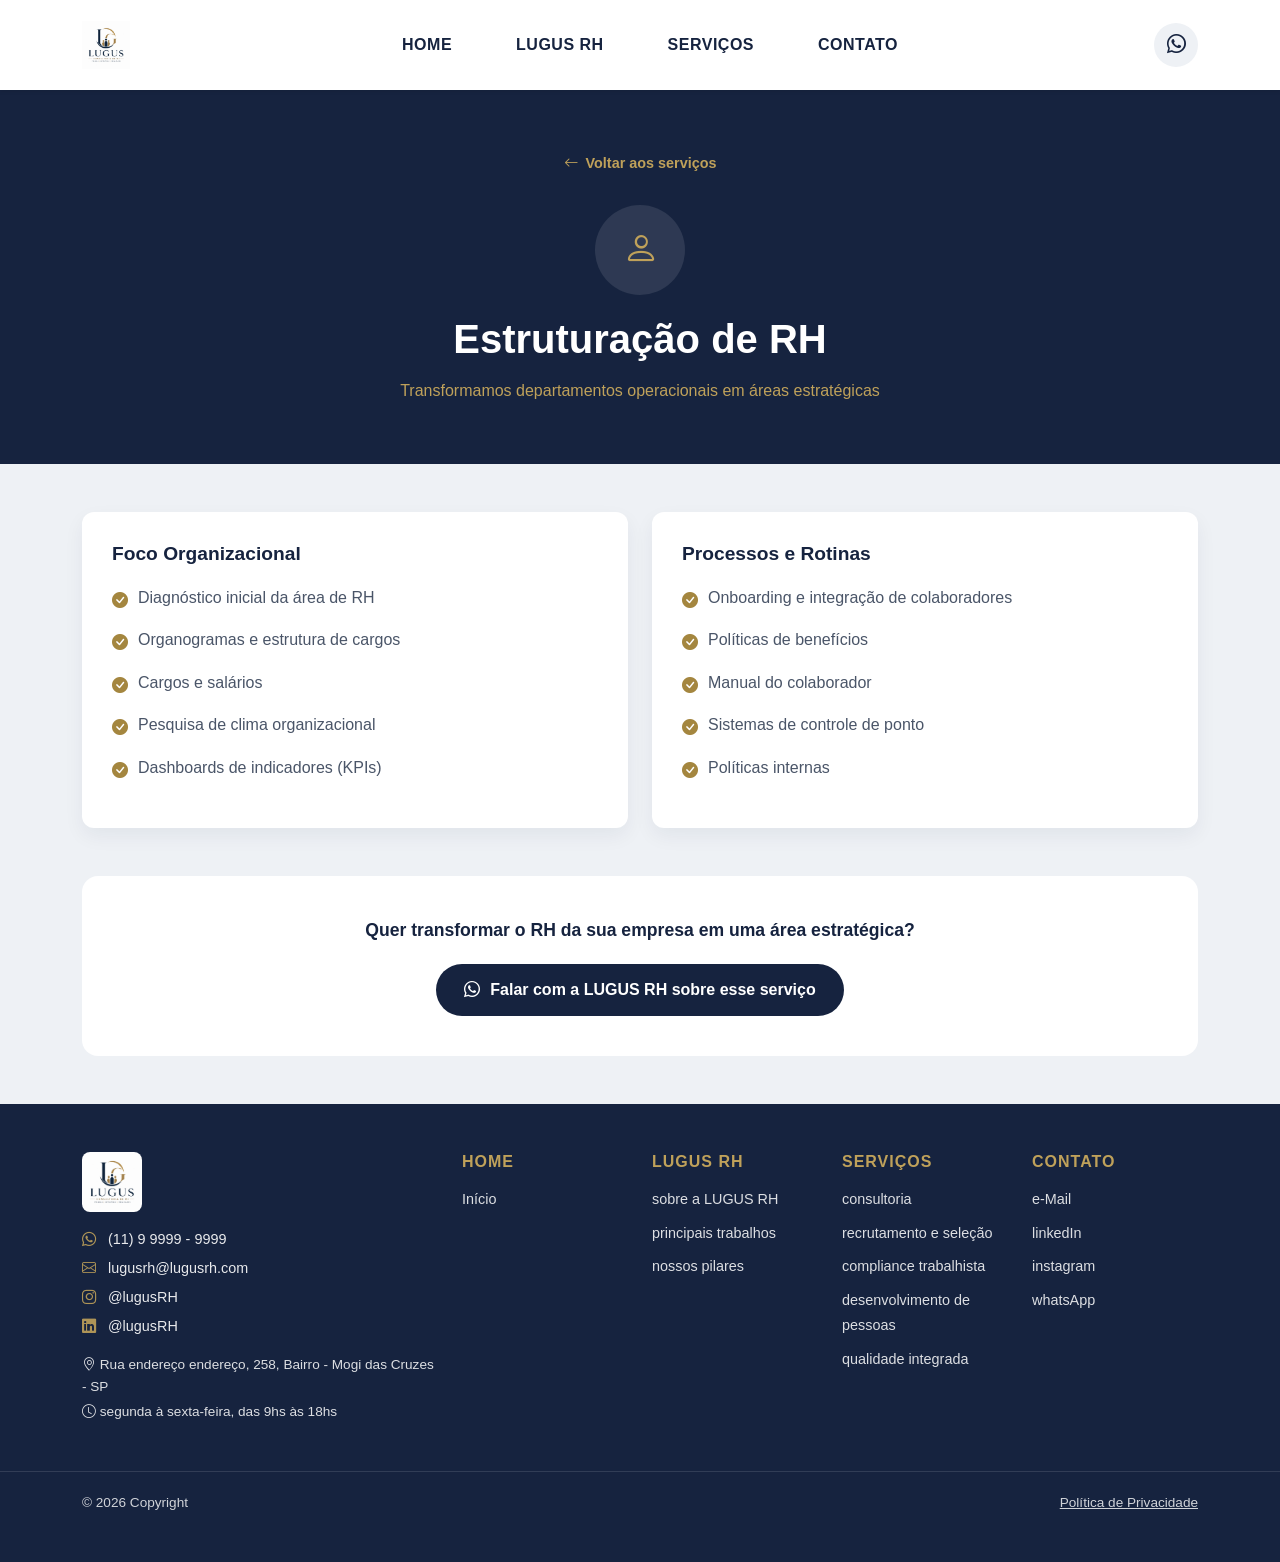
<file: servico_consultoria.html>
<!DOCTYPE html>
<html lang="pt-BR">

<head>
    <meta charset="UTF-8">
    <meta name="viewport" content="width=device-width, initial-scale=1.0">
    <title>Estruturação de RH - LUGUS Consultoria de RH</title>

    <link rel="stylesheet" href="https://cdn.jsdelivr.net/npm/bootstrap@5.3.3/dist/css/bootstrap.min.css">
    <link rel="stylesheet" href="https://cdn.jsdelivr.net/npm/bootstrap-icons@1.11.3/font/bootstrap-icons.css">
    <link rel="stylesheet" href="style.css">
</head>

<body>

    <a id="top"></a>

    <!-- HEADER / NAVBAR -->
    <header class="header" id="header">
        <nav class="navbar navbar-expand-lg navbar-light bg-white sticky-top shadow-sm py-3">
            <div class="container">
                <a class="navbar-brand" href="index.html#top">
                    <img src="logo - lugus.jpeg" alt="LUGUS Consultoria de RH" class="logo-img">
                </a>

                <button class="navbar-toggler" type="button" data-bs-toggle="collapse"
                    data-bs-target="#navMenu" aria-controls="navMenu" aria-expanded="false"
                    aria-label="Abrir menu">
                    <span class="navbar-toggler-icon"></span>
                </button>

                <div class="collapse navbar-collapse" id="navMenu">
                    <ul class="navbar-nav mx-auto align-items-lg-center gap-lg-5">
                        <li class="nav-item"><a class="nav-link" href="index.html#top">HOME</a></li>
                        <li class="nav-item"><a class="nav-link" href="index.html#lugus-rh">LUGUS RH</a></li>
                        <li class="nav-item"><a class="nav-link" href="index.html#servicos">SERVIÇOS</a></li>
                        <li class="nav-item"><a class="nav-link" href="index.html#contato">CONTATO</a></li>
                    </ul>

                    <a href="https://wa.me/5511987654321" target="_blank" rel="noopener"
                        class="btn-whatsapp-nav mt-3 mt-lg-0" aria-label="Falar no WhatsApp">
                        <i class="bi bi-whatsapp"></i>
                    </a>
                </div>
            </div>
        </nav>
    </header>

    <main>
        <!-- HERO DO SERVIÇO -->
        <section class="servico-hero-section">
            <div class="container">
                <a href="index.html#servicos" class="servico-voltar"><i class="bi bi-arrow-left"></i> Voltar aos serviços</a>
                <div class="servico-hero-icone"><i class="bi bi-person"></i></div>
                <h1>Estruturação de RH</h1>
                <p class="servico-hero-subtitulo">Transformamos departamentos operacionais em áreas estratégicas</p>
            </div>
        </section>

        <!-- DETALHES DO SERVIÇO -->
        <section class="servico-detalhe-section py-5">
            <div class="container">
                <div class="row gy-4">
                    <div class="col-lg-6">
                        <div class="servico-coluna">
                            <h3>Foco Organizacional</h3>
                            <ul class="servico-lista">
                                <li><i class="bi bi-check-circle-fill"></i> Diagnóstico inicial da área de RH</li>
                                <li><i class="bi bi-check-circle-fill"></i> Organogramas e estrutura de cargos</li>
                                <li><i class="bi bi-check-circle-fill"></i> Cargos e salários</li>
                                <li><i class="bi bi-check-circle-fill"></i> Pesquisa de clima organizacional</li>
                                <li><i class="bi bi-check-circle-fill"></i> Dashboards de indicadores (KPIs)</li>
                            </ul>
                        </div>
                    </div>
                    <div class="col-lg-6">
                        <div class="servico-coluna">
                            <h3>Processos e Rotinas</h3>
                            <ul class="servico-lista">
                                <li><i class="bi bi-check-circle-fill"></i> Onboarding e integração de colaboradores</li>
                                <li><i class="bi bi-check-circle-fill"></i> Políticas de benefícios</li>
                                <li><i class="bi bi-check-circle-fill"></i> Manual do colaborador</li>
                                <li><i class="bi bi-check-circle-fill"></i> Sistemas de controle de ponto</li>
                                <li><i class="bi bi-check-circle-fill"></i> Políticas internas</li>
                            </ul>
                        </div>
                    </div>
                </div>

                <div class="servico-cta text-center mt-5">
                    <p>Quer transformar o RH da sua empresa em uma área estratégica?</p>
                    <a href="https://wa.me/5511987654321" target="_blank" rel="noopener" class="btn btn-cta-escuro">
                        <i class="bi bi-whatsapp"></i> Falar com a LUGUS RH sobre esse serviço
                    </a>
                </div>
            </div>
        </section>
    </main>

    <!-- FOOTER -->
    <footer id="contato" class="footer py-5">
        <div class="container">
            <div class="row gy-5">
                <div class="col-lg-4 footer-sobre">
                    <img src="logo - lugus.jpeg" alt="LUGUS Consultoria de RH" class="footer-logo mb-3">
                    <ul class="list-unstyled footer-contato-lista">
                        <li><i class="bi bi-whatsapp"></i> (11) 9 9999 - 9999</li>
                        <li><i class="bi bi-envelope"></i> lugusrh@lugusrh.com</li>
                        <li><i class="bi bi-instagram"></i> @lugusRH</li>
                        <li><i class="bi bi-linkedin"></i> @lugusRH</li>
                    </ul>
                    <p class="mb-1"><i class="bi bi-geo-alt"></i> Rua endereço endereço, 258, Bairro - Mogi das Cruzes - SP</p>
                    <p class="mb-0"><i class="bi bi-clock"></i> segunda à sexta-feira, das 9hs às 18hs</p>
                </div>

                <div class="col-6 col-lg-2">
                    <h3 class="h6 footer-titulo">HOME</h3>
                    <ul class="list-unstyled footer-lista"><li><a href="index.html#top">Início</a></li></ul>
                </div>

                <div class="col-6 col-lg-2">
                    <h3 class="h6 footer-titulo">LUGUS RH</h3>
                    <ul class="list-unstyled footer-lista">
                        <li><a href="index.html#lugus-rh">sobre a LUGUS RH</a></li>
                        <li><a href="index.html#lugus-rh">principais trabalhos</a></li>
                        <li><a href="index.html#lugus-rh">nossos pilares</a></li>
                    </ul>
                </div>

                <div class="col-6 col-lg-2">
                    <h3 class="h6 footer-titulo">SERVIÇOS</h3>
                    <ul class="list-unstyled footer-lista">
                        <li><a href="servico-consultoria.html">consultoria</a></li>
                        <li><a href="servico-recrutamento.html">recrutamento e seleção</a></li>
                        <li><a href="servico-compliance.html">compliance trabalhista</a></li>
                        <li><a href="servico-desenvolvimento.html">desenvolvimento de pessoas</a></li>
                        <li><a href="servico-qualidade.html">qualidade integrada</a></li>
                    </ul>
                </div>

                <div class="col-6 col-lg-2">
                    <h3 class="h6 footer-titulo">CONTATO</h3>
                    <ul class="list-unstyled footer-lista">
                        <li><a href="mailto:lugusrh@lugusrh.com">e-Mail</a></li>
                        <li><a href="https://linkedin.com/company/lugus-rh-consultoria" target="_blank" rel="noopener">linkedIn</a></li>
                        <li><a href="https://instagram.com/lugusRH" target="_blank" rel="noopener">instagram</a></li>
                        <li><a href="https://wa.me/5511987654321" target="_blank" rel="noopener">whatsApp</a></li>
                    </ul>
                </div>
            </div>
        </div>

        <div class="footer-bottom mt-5">
            <div class="container d-flex flex-column flex-md-row justify-content-between align-items-center gap-2">
                <p class="mb-0">&copy; 2026 Copyright</p>
                <a href="#" class="footer-politica">Política de Privacidade</a>
            </div>
        </div>
    </footer>

    <script src="https://cdn.jsdelivr.net/npm/bootstrap@5.3.3/dist/js/bootstrap.bundle.min.js"></script>
</body>

</html>
</file>
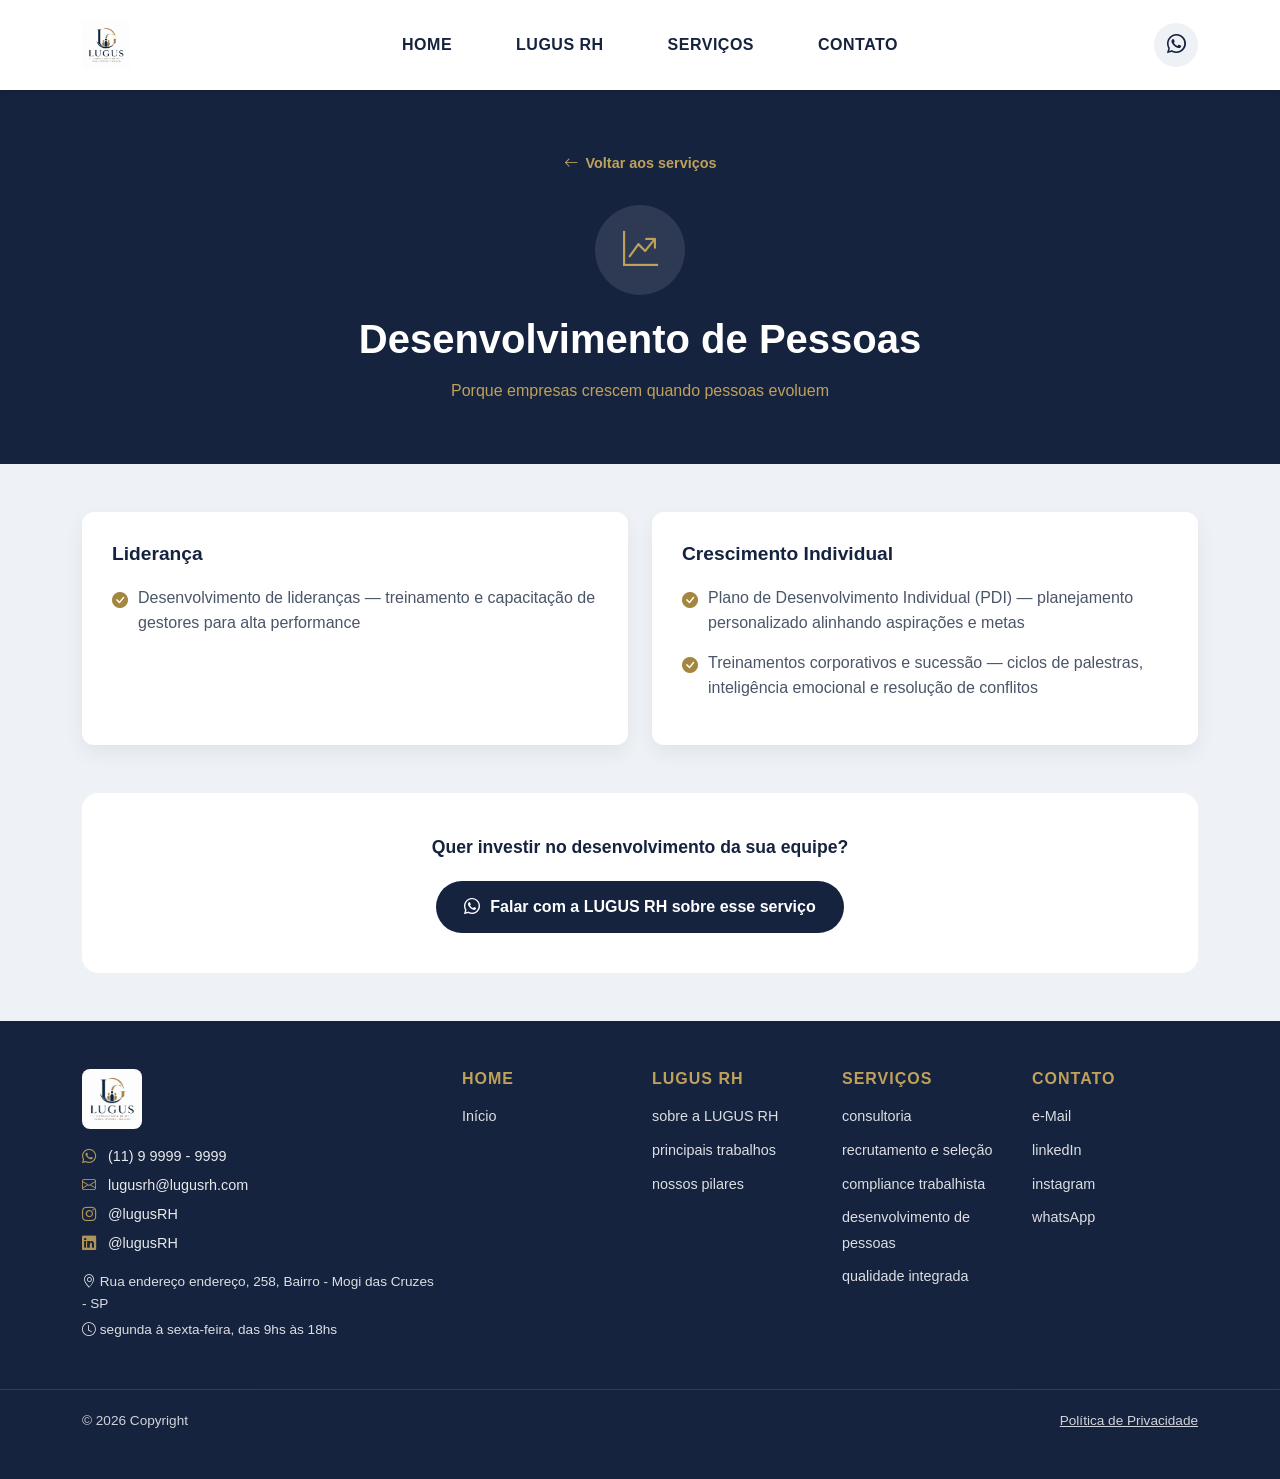
<file: servico_desenvolvimento.html>
<!DOCTYPE html>
<html lang="pt-BR">

<head>
    <meta charset="UTF-8">
    <meta name="viewport" content="width=device-width, initial-scale=1.0">
    <title>Desenvolvimento de Pessoas - LUGUS Consultoria de RH</title>

    <link rel="stylesheet" href="https://cdn.jsdelivr.net/npm/bootstrap@5.3.3/dist/css/bootstrap.min.css">
    <link rel="stylesheet" href="https://cdn.jsdelivr.net/npm/bootstrap-icons@1.11.3/font/bootstrap-icons.css">
    <link rel="stylesheet" href="style.css">
</head>

<body>

    <a id="top"></a>

    <!-- HEADER / NAVBAR -->
    <header class="header" id="header">
        <nav class="navbar navbar-expand-lg navbar-light bg-white sticky-top shadow-sm py-3">
            <div class="container">
                <a class="navbar-brand" href="index.html#top">
                    <img src="logo - lugus.jpeg" alt="LUGUS Consultoria de RH" class="logo-img">
                </a>

                <button class="navbar-toggler" type="button" data-bs-toggle="collapse"
                    data-bs-target="#navMenu" aria-controls="navMenu" aria-expanded="false"
                    aria-label="Abrir menu">
                    <span class="navbar-toggler-icon"></span>
                </button>

                <div class="collapse navbar-collapse" id="navMenu">
                    <ul class="navbar-nav mx-auto align-items-lg-center gap-lg-5">
                        <li class="nav-item"><a class="nav-link" href="index.html#top">HOME</a></li>
                        <li class="nav-item"><a class="nav-link" href="index.html#lugus-rh">LUGUS RH</a></li>
                        <li class="nav-item"><a class="nav-link" href="index.html#servicos">SERVIÇOS</a></li>
                        <li class="nav-item"><a class="nav-link" href="index.html#contato">CONTATO</a></li>
                    </ul>

                    <a href="https://wa.me/5511987654321" target="_blank" rel="noopener"
                        class="btn-whatsapp-nav mt-3 mt-lg-0" aria-label="Falar no WhatsApp">
                        <i class="bi bi-whatsapp"></i>
                    </a>
                </div>
            </div>
        </nav>
    </header>

    <main>
        <!-- HERO DO SERVIÇO -->
        <section class="servico-hero-section">
            <div class="container">
                <a href="index.html#servicos" class="servico-voltar"><i class="bi bi-arrow-left"></i> Voltar aos serviços</a>
                <div class="servico-hero-icone"><i class="bi bi-graph-up-arrow"></i></div>
                <h1>Desenvolvimento de Pessoas</h1>
                <p class="servico-hero-subtitulo">Porque empresas crescem quando pessoas evoluem</p>
            </div>
        </section>

        <!-- DETALHES DO SERVIÇO -->
        <section class="servico-detalhe-section py-5">
            <div class="container">
                <div class="row gy-4">
                    <div class="col-lg-6">
                        <div class="servico-coluna">
                            <h3>Liderança</h3>
                            <ul class="servico-lista">
                                <li><i class="bi bi-check-circle-fill"></i> Desenvolvimento de lideranças — treinamento e capacitação de gestores para alta performance</li>
                            </ul>
                        </div>
                    </div>
                    <div class="col-lg-6">
                        <div class="servico-coluna">
                            <h3>Crescimento Individual</h3>
                            <ul class="servico-lista">
                                <li><i class="bi bi-check-circle-fill"></i> Plano de Desenvolvimento Individual (PDI) — planejamento personalizado alinhando aspirações e metas</li>
                                <li><i class="bi bi-check-circle-fill"></i> Treinamentos corporativos e sucessão — ciclos de palestras, inteligência emocional e resolução de conflitos</li>
                            </ul>
                        </div>
                    </div>
                </div>

                <div class="servico-cta text-center mt-5">
                    <p>Quer investir no desenvolvimento da sua equipe?</p>
                    <a href="https://wa.me/5511987654321" target="_blank" rel="noopener" class="btn btn-cta-escuro">
                        <i class="bi bi-whatsapp"></i> Falar com a LUGUS RH sobre esse serviço
                    </a>
                </div>
            </div>
        </section>
    </main>

    <!-- FOOTER -->
    <footer id="contato" class="footer py-5">
        <div class="container">
            <div class="row gy-5">
                <div class="col-lg-4 footer-sobre">
                    <img src="logo - lugus.jpeg" alt="LUGUS Consultoria de RH" class="footer-logo mb-3">
                    <ul class="list-unstyled footer-contato-lista">
                        <li><i class="bi bi-whatsapp"></i> (11) 9 9999 - 9999</li>
                        <li><i class="bi bi-envelope"></i> lugusrh@lugusrh.com</li>
                        <li><i class="bi bi-instagram"></i> @lugusRH</li>
                        <li><i class="bi bi-linkedin"></i> @lugusRH</li>
                    </ul>
                    <p class="mb-1"><i class="bi bi-geo-alt"></i> Rua endereço endereço, 258, Bairro - Mogi das Cruzes - SP</p>
                    <p class="mb-0"><i class="bi bi-clock"></i> segunda à sexta-feira, das 9hs às 18hs</p>
                </div>

                <div class="col-6 col-lg-2">
                    <h3 class="h6 footer-titulo">HOME</h3>
                    <ul class="list-unstyled footer-lista"><li><a href="index.html#top">Início</a></li></ul>
                </div>

                <div class="col-6 col-lg-2">
                    <h3 class="h6 footer-titulo">LUGUS RH</h3>
                    <ul class="list-unstyled footer-lista">
                        <li><a href="index.html#lugus-rh">sobre a LUGUS RH</a></li>
                        <li><a href="index.html#lugus-rh">principais trabalhos</a></li>
                        <li><a href="index.html#lugus-rh">nossos pilares</a></li>
                    </ul>
                </div>

                <div class="col-6 col-lg-2">
                    <h3 class="h6 footer-titulo">SERVIÇOS</h3>
                    <ul class="list-unstyled footer-lista">
                        <li><a href="servico-consultoria.html">consultoria</a></li>
                        <li><a href="servico-recrutamento.html">recrutamento e seleção</a></li>
                        <li><a href="servico-compliance.html">compliance trabalhista</a></li>
                        <li><a href="servico-desenvolvimento.html">desenvolvimento de pessoas</a></li>
                        <li><a href="servico-qualidade.html">qualidade integrada</a></li>
                    </ul>
                </div>

                <div class="col-6 col-lg-2">
                    <h3 class="h6 footer-titulo">CONTATO</h3>
                    <ul class="list-unstyled footer-lista">
                        <li><a href="mailto:lugusrh@lugusrh.com">e-Mail</a></li>
                        <li><a href="https://linkedin.com/company/lugus-rh-consultoria" target="_blank" rel="noopener">linkedIn</a></li>
                        <li><a href="https://instagram.com/lugusRH" target="_blank" rel="noopener">instagram</a></li>
                        <li><a href="https://wa.me/5511987654321" target="_blank" rel="noopener">whatsApp</a></li>
                    </ul>
                </div>
            </div>
        </div>

        <div class="footer-bottom mt-5">
            <div class="container d-flex flex-column flex-md-row justify-content-between align-items-center gap-2">
                <p class="mb-0">&copy; 2026 Copyright</p>
                <a href="#" class="footer-politica">Política de Privacidade</a>
            </div>
        </div>
    </footer>

    <script src="https://cdn.jsdelivr.net/npm/bootstrap@5.3.3/dist/js/bootstrap.bundle.min.js"></script>
</body>

</html>
</file>
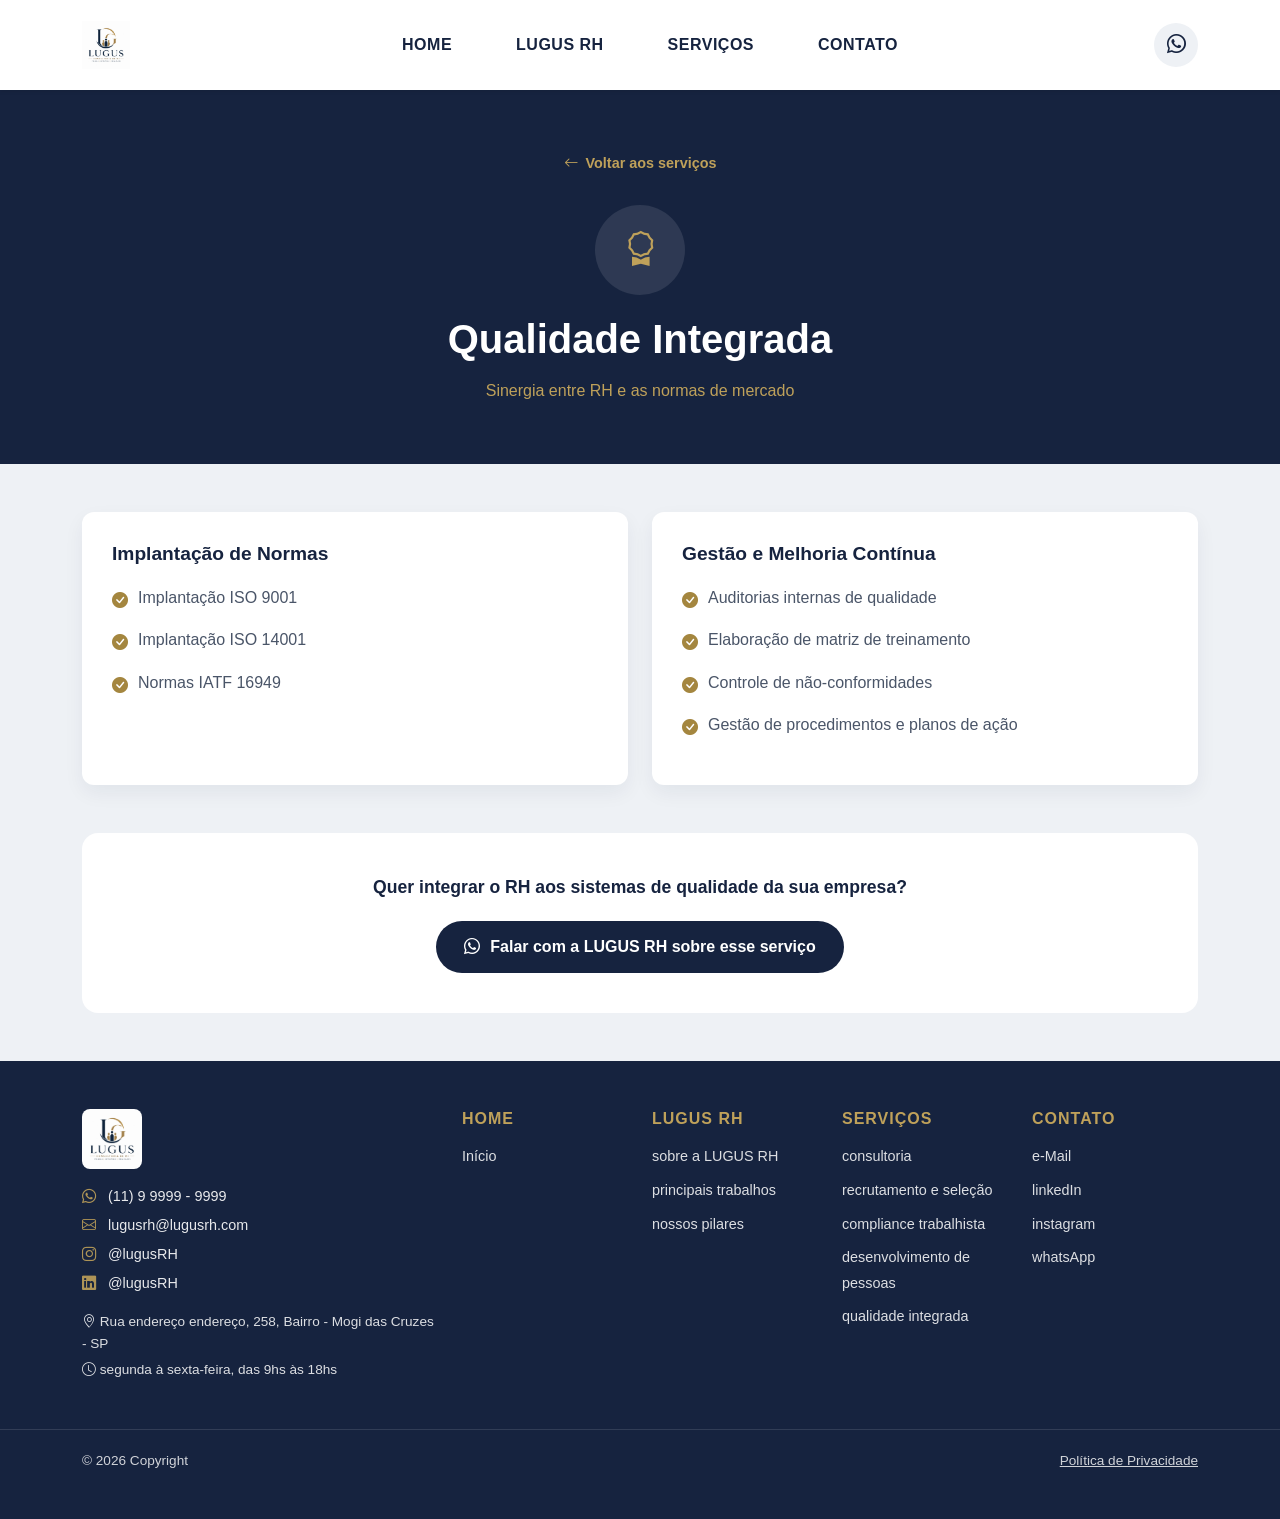
<file: servico_qualidade.html>
<!DOCTYPE html>
<html lang="pt-BR">

<head>
    <meta charset="UTF-8">
    <meta name="viewport" content="width=device-width, initial-scale=1.0">
    <title>Qualidade Integrada - LUGUS Consultoria de RH</title>

    <link rel="stylesheet" href="https://cdn.jsdelivr.net/npm/bootstrap@5.3.3/dist/css/bootstrap.min.css">
    <link rel="stylesheet" href="https://cdn.jsdelivr.net/npm/bootstrap-icons@1.11.3/font/bootstrap-icons.css">
    <link rel="stylesheet" href="style.css">
</head>

<body>

    <a id="top"></a>

    <!-- HEADER / NAVBAR -->
    <header class="header" id="header">
        <nav class="navbar navbar-expand-lg navbar-light bg-white sticky-top shadow-sm py-3">
            <div class="container">
                <a class="navbar-brand" href="index.html#top">
                    <img src="logo - lugus.jpeg" alt="LUGUS Consultoria de RH" class="logo-img">
                </a>

                <button class="navbar-toggler" type="button" data-bs-toggle="collapse"
                    data-bs-target="#navMenu" aria-controls="navMenu" aria-expanded="false"
                    aria-label="Abrir menu">
                    <span class="navbar-toggler-icon"></span>
                </button>

                <div class="collapse navbar-collapse" id="navMenu">
                    <ul class="navbar-nav mx-auto align-items-lg-center gap-lg-5">
                        <li class="nav-item"><a class="nav-link" href="index.html#top">HOME</a></li>
                        <li class="nav-item"><a class="nav-link" href="index.html#lugus-rh">LUGUS RH</a></li>
                        <li class="nav-item"><a class="nav-link" href="index.html#servicos">SERVIÇOS</a></li>
                        <li class="nav-item"><a class="nav-link" href="index.html#contato">CONTATO</a></li>
                    </ul>

                    <a href="https://wa.me/5511987654321" target="_blank" rel="noopener"
                        class="btn-whatsapp-nav mt-3 mt-lg-0" aria-label="Falar no WhatsApp">
                        <i class="bi bi-whatsapp"></i>
                    </a>
                </div>
            </div>
        </nav>
    </header>

    <main>
        <!-- HERO DO SERVIÇO -->
        <section class="servico-hero-section">
            <div class="container">
                <a href="index.html#servicos" class="servico-voltar"><i class="bi bi-arrow-left"></i> Voltar aos serviços</a>
                <div class="servico-hero-icone"><i class="bi bi-award"></i></div>
                <h1>Qualidade Integrada</h1>
                <p class="servico-hero-subtitulo">Sinergia entre RH e as normas de mercado</p>
            </div>
        </section>

        <!-- DETALHES DO SERVIÇO -->
        <section class="servico-detalhe-section py-5">
            <div class="container">
                <div class="row gy-4">
                    <div class="col-lg-6">
                        <div class="servico-coluna">
                            <h3>Implantação de Normas</h3>
                            <ul class="servico-lista">
                                <li><i class="bi bi-check-circle-fill"></i> Implantação ISO 9001</li>
                                <li><i class="bi bi-check-circle-fill"></i> Implantação ISO 14001</li>
                                <li><i class="bi bi-check-circle-fill"></i> Normas IATF 16949</li>
                            </ul>
                        </div>
                    </div>
                    <div class="col-lg-6">
                        <div class="servico-coluna">
                            <h3>Gestão e Melhoria Contínua</h3>
                            <ul class="servico-lista">
                                <li><i class="bi bi-check-circle-fill"></i> Auditorias internas de qualidade</li>
                                <li><i class="bi bi-check-circle-fill"></i> Elaboração de matriz de treinamento</li>
                                <li><i class="bi bi-check-circle-fill"></i> Controle de não-conformidades</li>
                                <li><i class="bi bi-check-circle-fill"></i> Gestão de procedimentos e planos de ação</li>
                            </ul>
                        </div>
                    </div>
                </div>

                <div class="servico-cta text-center mt-5">
                    <p>Quer integrar o RH aos sistemas de qualidade da sua empresa?</p>
                    <a href="https://wa.me/5511987654321" target="_blank" rel="noopener" class="btn btn-cta-escuro">
                        <i class="bi bi-whatsapp"></i> Falar com a LUGUS RH sobre esse serviço
                    </a>
                </div>
            </div>
        </section>
    </main>

    <!-- FOOTER -->
    <footer id="contato" class="footer py-5">
        <div class="container">
            <div class="row gy-5">
                <div class="col-lg-4 footer-sobre">
                    <img src="logo - lugus.jpeg" alt="LUGUS Consultoria de RH" class="footer-logo mb-3">
                    <ul class="list-unstyled footer-contato-lista">
                        <li><i class="bi bi-whatsapp"></i> (11) 9 9999 - 9999</li>
                        <li><i class="bi bi-envelope"></i> lugusrh@lugusrh.com</li>
                        <li><i class="bi bi-instagram"></i> @lugusRH</li>
                        <li><i class="bi bi-linkedin"></i> @lugusRH</li>
                    </ul>
                    <p class="mb-1"><i class="bi bi-geo-alt"></i> Rua endereço endereço, 258, Bairro - Mogi das Cruzes - SP</p>
                    <p class="mb-0"><i class="bi bi-clock"></i> segunda à sexta-feira, das 9hs às 18hs</p>
                </div>

                <div class="col-6 col-lg-2">
                    <h3 class="h6 footer-titulo">HOME</h3>
                    <ul class="list-unstyled footer-lista"><li><a href="index.html#top">Início</a></li></ul>
                </div>

                <div class="col-6 col-lg-2">
                    <h3 class="h6 footer-titulo">LUGUS RH</h3>
                    <ul class="list-unstyled footer-lista">
                        <li><a href="index.html#lugus-rh">sobre a LUGUS RH</a></li>
                        <li><a href="index.html#lugus-rh">principais trabalhos</a></li>
                        <li><a href="index.html#lugus-rh">nossos pilares</a></li>
                    </ul>
                </div>

                <div class="col-6 col-lg-2">
                    <h3 class="h6 footer-titulo">SERVIÇOS</h3>
                    <ul class="list-unstyled footer-lista">
                        <li><a href="servico-consultoria.html">consultoria</a></li>
                        <li><a href="servico-recrutamento.html">recrutamento e seleção</a></li>
                        <li><a href="servico-compliance.html">compliance trabalhista</a></li>
                        <li><a href="servico-desenvolvimento.html">desenvolvimento de pessoas</a></li>
                        <li><a href="servico-qualidade.html">qualidade integrada</a></li>
                    </ul>
                </div>

                <div class="col-6 col-lg-2">
                    <h3 class="h6 footer-titulo">CONTATO</h3>
                    <ul class="list-unstyled footer-lista">
                        <li><a href="mailto:lugusrh@lugusrh.com">e-Mail</a></li>
                        <li><a href="https://linkedin.com/company/lugus-rh-consultoria" target="_blank" rel="noopener">linkedIn</a></li>
                        <li><a href="https://instagram.com/lugusRH" target="_blank" rel="noopener">instagram</a></li>
                        <li><a href="https://wa.me/5511987654321" target="_blank" rel="noopener">whatsApp</a></li>
                    </ul>
                </div>
            </div>
        </div>

        <div class="footer-bottom mt-5">
            <div class="container d-flex flex-column flex-md-row justify-content-between align-items-center gap-2">
                <p class="mb-0">&copy; 2026 Copyright</p>
                <a href="#" class="footer-politica">Política de Privacidade</a>
            </div>
        </div>
    </footer>

    <script src="https://cdn.jsdelivr.net/npm/bootstrap@5.3.3/dist/js/bootstrap.bundle.min.js"></script>
</body>

</html>
</file>
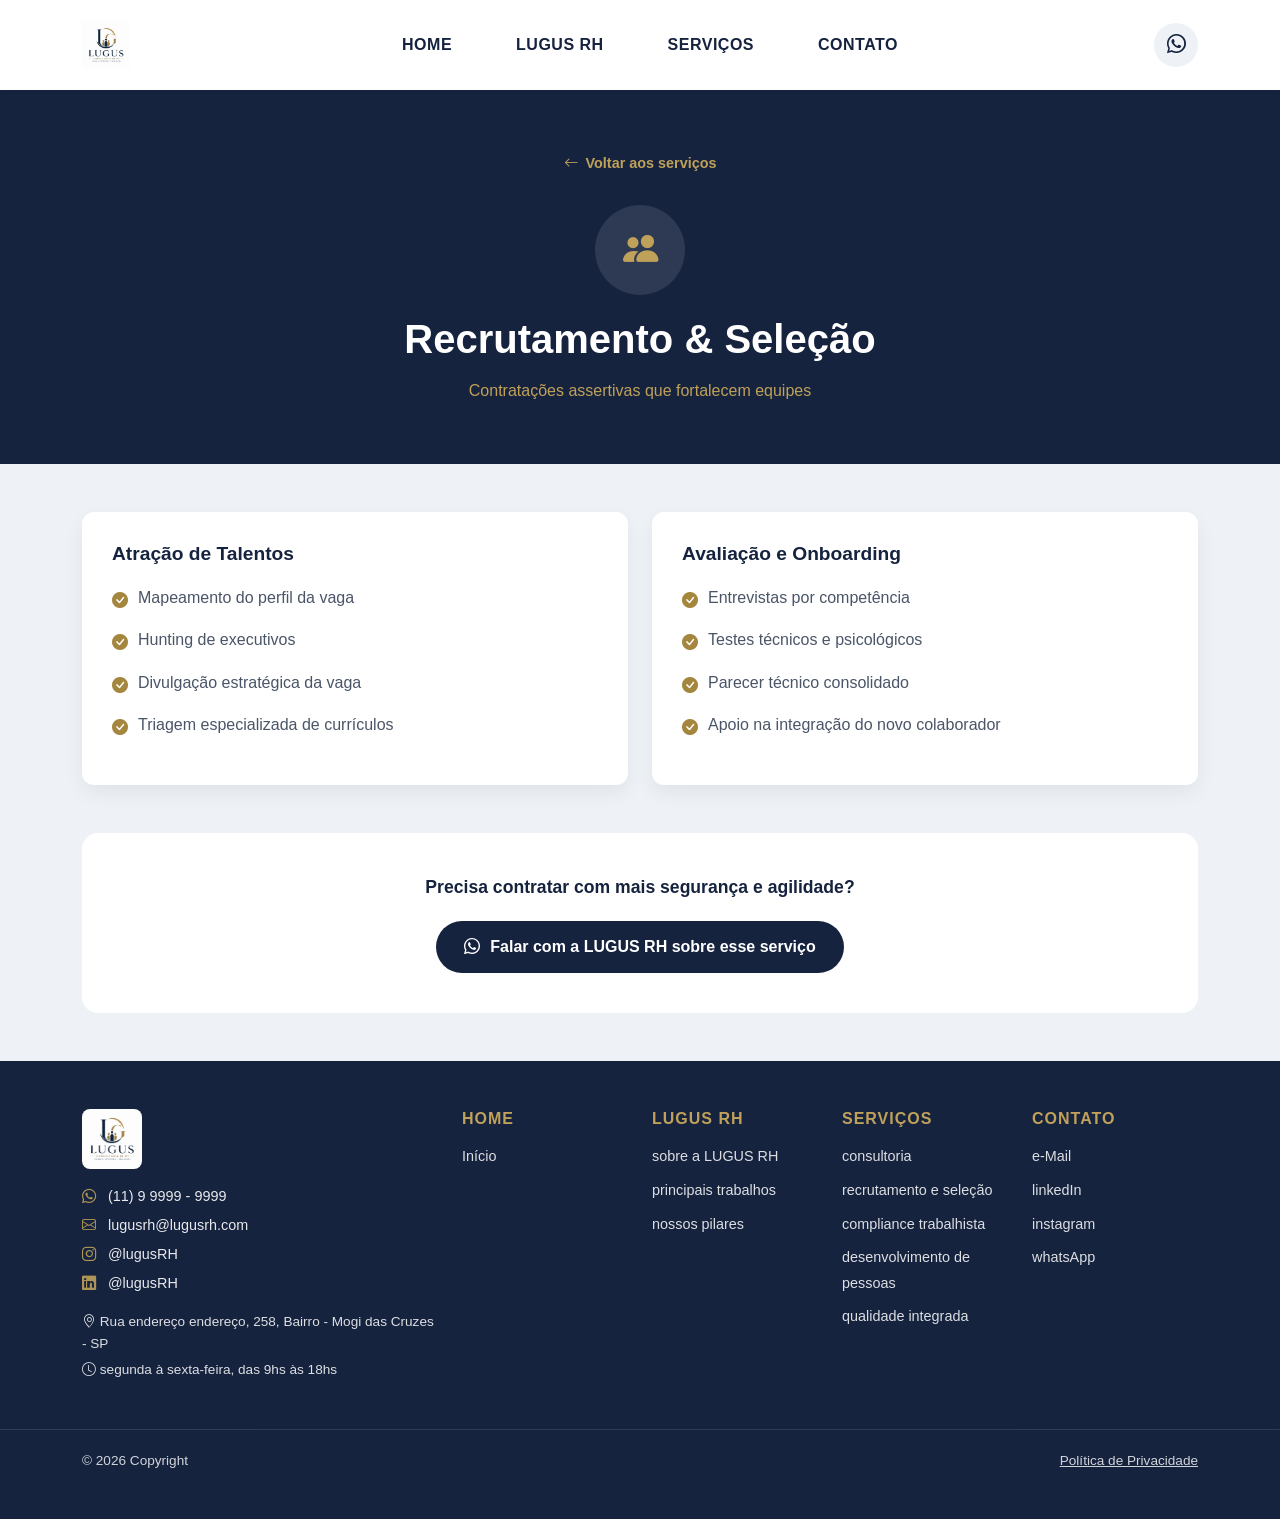
<file: servico_recrutamento.html>
<!DOCTYPE html>
<html lang="pt-BR">

<head>
    <meta charset="UTF-8">
    <meta name="viewport" content="width=device-width, initial-scale=1.0">
    <title>Recrutamento &amp; Seleção - LUGUS Consultoria de RH</title>

    <link rel="stylesheet" href="https://cdn.jsdelivr.net/npm/bootstrap@5.3.3/dist/css/bootstrap.min.css">
    <link rel="stylesheet" href="https://cdn.jsdelivr.net/npm/bootstrap-icons@1.11.3/font/bootstrap-icons.css">
    <link rel="stylesheet" href="style.css">
</head>

<body>

    <a id="top"></a>

    <!-- HEADER / NAVBAR -->
    <header class="header" id="header">
        <nav class="navbar navbar-expand-lg navbar-light bg-white sticky-top shadow-sm py-3">
            <div class="container">
                <a class="navbar-brand" href="index.html#top">
                    <img src="logo - lugus.jpeg" alt="LUGUS Consultoria de RH" class="logo-img">
                </a>

                <button class="navbar-toggler" type="button" data-bs-toggle="collapse"
                    data-bs-target="#navMenu" aria-controls="navMenu" aria-expanded="false"
                    aria-label="Abrir menu">
                    <span class="navbar-toggler-icon"></span>
                </button>

                <div class="collapse navbar-collapse" id="navMenu">
                    <ul class="navbar-nav mx-auto align-items-lg-center gap-lg-5">
                        <li class="nav-item"><a class="nav-link" href="index.html#top">HOME</a></li>
                        <li class="nav-item"><a class="nav-link" href="index.html#lugus-rh">LUGUS RH</a></li>
                        <li class="nav-item"><a class="nav-link" href="index.html#servicos">SERVIÇOS</a></li>
                        <li class="nav-item"><a class="nav-link" href="index.html#contato">CONTATO</a></li>
                    </ul>

                    <a href="https://wa.me/5511987654321" target="_blank" rel="noopener"
                        class="btn-whatsapp-nav mt-3 mt-lg-0" aria-label="Falar no WhatsApp">
                        <i class="bi bi-whatsapp"></i>
                    </a>
                </div>
            </div>
        </nav>
    </header>

    <main>
        <!-- HERO DO SERVIÇO -->
        <section class="servico-hero-section">
            <div class="container">
                <a href="index.html#servicos" class="servico-voltar"><i class="bi bi-arrow-left"></i> Voltar aos serviços</a>
                <div class="servico-hero-icone"><i class="bi bi-people-fill"></i></div>
                <h1>Recrutamento &amp; Seleção</h1>
                <p class="servico-hero-subtitulo">Contratações assertivas que fortalecem equipes</p>
            </div>
        </section>

        <!-- DETALHES DO SERVIÇO -->
        <section class="servico-detalhe-section py-5">
            <div class="container">
                <div class="row gy-4">
                    <div class="col-lg-6">
                        <div class="servico-coluna">
                            <h3>Atração de Talentos</h3>
                            <ul class="servico-lista">
                                <li><i class="bi bi-check-circle-fill"></i> Mapeamento do perfil da vaga</li>
                                <li><i class="bi bi-check-circle-fill"></i> Hunting de executivos</li>
                                <li><i class="bi bi-check-circle-fill"></i> Divulgação estratégica da vaga</li>
                                <li><i class="bi bi-check-circle-fill"></i> Triagem especializada de currículos</li>
                            </ul>
                        </div>
                    </div>
                    <div class="col-lg-6">
                        <div class="servico-coluna">
                            <h3>Avaliação e Onboarding</h3>
                            <ul class="servico-lista">
                                <li><i class="bi bi-check-circle-fill"></i> Entrevistas por competência</li>
                                <li><i class="bi bi-check-circle-fill"></i> Testes técnicos e psicológicos</li>
                                <li><i class="bi bi-check-circle-fill"></i> Parecer técnico consolidado</li>
                                <li><i class="bi bi-check-circle-fill"></i> Apoio na integração do novo colaborador</li>
                            </ul>
                        </div>
                    </div>
                </div>

                <div class="servico-cta text-center mt-5">
                    <p>Precisa contratar com mais segurança e agilidade?</p>
                    <a href="https://wa.me/5511987654321" target="_blank" rel="noopener" class="btn btn-cta-escuro">
                        <i class="bi bi-whatsapp"></i> Falar com a LUGUS RH sobre esse serviço
                    </a>
                </div>
            </div>
        </section>
    </main>

    <!-- FOOTER -->
    <footer id="contato" class="footer py-5">
        <div class="container">
            <div class="row gy-5">
                <div class="col-lg-4 footer-sobre">
                    <img src="logo - lugus.jpeg" alt="LUGUS Consultoria de RH" class="footer-logo mb-3">
                    <ul class="list-unstyled footer-contato-lista">
                        <li><i class="bi bi-whatsapp"></i> (11) 9 9999 - 9999</li>
                        <li><i class="bi bi-envelope"></i> lugusrh@lugusrh.com</li>
                        <li><i class="bi bi-instagram"></i> @lugusRH</li>
                        <li><i class="bi bi-linkedin"></i> @lugusRH</li>
                    </ul>
                    <p class="mb-1"><i class="bi bi-geo-alt"></i> Rua endereço endereço, 258, Bairro - Mogi das Cruzes - SP</p>
                    <p class="mb-0"><i class="bi bi-clock"></i> segunda à sexta-feira, das 9hs às 18hs</p>
                </div>

                <div class="col-6 col-lg-2">
                    <h3 class="h6 footer-titulo">HOME</h3>
                    <ul class="list-unstyled footer-lista"><li><a href="index.html#top">Início</a></li></ul>
                </div>

                <div class="col-6 col-lg-2">
                    <h3 class="h6 footer-titulo">LUGUS RH</h3>
                    <ul class="list-unstyled footer-lista">
                        <li><a href="index.html#lugus-rh">sobre a LUGUS RH</a></li>
                        <li><a href="index.html#lugus-rh">principais trabalhos</a></li>
                        <li><a href="index.html#lugus-rh">nossos pilares</a></li>
                    </ul>
                </div>

                <div class="col-6 col-lg-2">
                    <h3 class="h6 footer-titulo">SERVIÇOS</h3>
                    <ul class="list-unstyled footer-lista">
                        <li><a href="servico-consultoria.html">consultoria</a></li>
                        <li><a href="servico-recrutamento.html">recrutamento e seleção</a></li>
                        <li><a href="servico-compliance.html">compliance trabalhista</a></li>
                        <li><a href="servico-desenvolvimento.html">desenvolvimento de pessoas</a></li>
                        <li><a href="servico-qualidade.html">qualidade integrada</a></li>
                    </ul>
                </div>

                <div class="col-6 col-lg-2">
                    <h3 class="h6 footer-titulo">CONTATO</h3>
                    <ul class="list-unstyled footer-lista">
                        <li><a href="mailto:lugusrh@lugusrh.com">e-Mail</a></li>
                        <li><a href="https://linkedin.com/company/lugus-rh-consultoria" target="_blank" rel="noopener">linkedIn</a></li>
                        <li><a href="https://instagram.com/lugusRH" target="_blank" rel="noopener">instagram</a></li>
                        <li><a href="https://wa.me/5511987654321" target="_blank" rel="noopener">whatsApp</a></li>
                    </ul>
                </div>
            </div>
        </div>

        <div class="footer-bottom mt-5">
            <div class="container d-flex flex-column flex-md-row justify-content-between align-items-center gap-2">
                <p class="mb-0">&copy; 2026 Copyright</p>
                <a href="#" class="footer-politica">Política de Privacidade</a>
            </div>
        </div>
    </footer>

    <script src="https://cdn.jsdelivr.net/npm/bootstrap@5.3.3/dist/js/bootstrap.bundle.min.js"></script>
</body>

</html>
</file>
<file: style.css>
/* =========================================
   1. VARIÁVEIS GLOBAIS (paleta LUGUS)
   Baseadas na logo: azul-marinho + dourado
========================================= */
:root {
    --cor-primaria: #16233f;          /* Azul-marinho da logo */
    --cor-primaria-clara: #24365c;    /* variação p/ gradiente/hover */
    --cor-secundaria: #bfa15a;        /* Dourado da logo */
    --cor-secundaria-escura: #a4863f; /* hover do dourado */
    --cor-texto: #333333;
    --cor-fundo: #f8f9fa;
    --cor-fundo-secao: #eef1f5;       /* fundo cinza-azulado das seções alternadas */
    --fonte-principal: 'Segoe UI', Roboto, Helvetica, Arial, sans-serif;
}

body {
    font-family: var(--fonte-principal);
    color: var(--cor-texto);
    background-color: var(--cor-fundo);
    line-height: 1.6;
}

.eyebrow {
    text-align: center;
    text-transform: uppercase;
    letter-spacing: 2px;
    color: var(--cor-primaria);
    font-weight: 700;
    margin-bottom: 2.5rem;
}

/* =========================================
   2. HEADER / NAVBAR
========================================= */
.logo-img {
    max-height: 48px;
    width: auto;
}

.navbar .nav-link {
    color: var(--cor-primaria);
    font-weight: 600;
    letter-spacing: .5px;
}

.navbar .nav-link:hover {
    color: var(--cor-secundaria-escura);
}

.btn-whatsapp-nav {
    display: inline-flex;
    align-items: center;
    justify-content: center;
    width: 44px;
    height: 44px;
    border-radius: 50%;
    background-color: var(--cor-fundo-secao);
    color: var(--cor-primaria);
    font-size: 1.2rem;
    transition: background-color .3s ease, color .3s ease;
}

.btn-whatsapp-nav:hover {
    background-color: var(--cor-secundaria);
    color: #ffffff;
}

/* Botão de Chamada para Ação (CTA) - navy sólido usado no banner e contato */
.btn-cta-escuro {
    background-color: var(--cor-primaria);
    color: #ffffff;
    font-weight: 700;
    border: none;
    padding: 14px 28px;
    border-radius: 50px;
    display: inline-flex;
    align-items: center;
    justify-content: center;
    gap: 10px;
    transition: background-color .3s ease;
}

.btn-cta-escuro:hover {
    background-color: var(--cor-primaria-clara);
    color: #ffffff;
}

/* =========================================
   3. WORDMARK CENTRAL
========================================= */
.wordmark-block {
    background-color: #ffffff;
}

.wordmark-logo {
    max-height: 90px;
    width: auto;
}

.wordmark-sub {
    letter-spacing: 4px;
    color: var(--cor-secundaria-escura);
    font-weight: 600;
    font-size: .85rem;
    margin-bottom: .5rem;
}

.wordmark-tagline {
    text-transform: uppercase;
    font-size: .75rem;
    letter-spacing: 2px;
    color: #6c757d;
}

/* =========================================
   4. HERO
========================================= */
.hero-section {
    padding: 60px 0 100px;
    background-color: var(--cor-fundo-secao);
    color: var(--cor-primaria);
}

.hero-copy h1 {
    font-size: 2.4rem;
    line-height: 1.2;
    margin-bottom: 20px;
    font-weight: 800;
}

.hero-copy .lead {
    color: #4a5568;
}

.hero-foto-wrap {
    margin-bottom: -80px;
}

.hero-foto {
    border-radius: 12px;
    max-width: 320px;
    box-shadow: 0 15px 30px rgba(22, 35, 63, .25);
}

@media (min-width: 1024px) {
    .hero-copy h1 {
        font-size: 3rem;
    }
}

/* =========================================
   5. BANNER DE CTAs
========================================= */
.cta-banner-section {
    padding: 40px 0 60px;
}

.cta-banner {
    background-color: var(--cor-fundo-secao);
    border-radius: 16px;
    padding: 40px;
}

.cta-logo-img {
    max-height: 300px;
    width: auto;
}

.cta-texto p {
    margin-bottom: .5rem;
    font-weight: 500;
    color: var(--cor-primaria);
}

/* =========================================
   6. LUGUS RH — CARROSSEL
========================================= */
.lugus-rh-section {
    background-color: var(--cor-fundo-secao);
}

.lugus-carousel {
    display: flex;
    align-items: center;
    justify-content: center;
    gap: 40px;
    text-align: center;
}

.carousel-nav-group {
    display: flex;
    align-items: center;
    gap: 10px;
}

.carousel-arrow {
    background: none;
    border: none;
    color: var(--cor-primaria);
    font-size: 1.4rem;
    line-height: 1;
    padding: 6px;
}

.carousel-arrow:hover {
    color: var(--cor-secundaria-escura);
}

.carousel-label {
    display: block;
    color: var(--cor-primaria);
    font-weight: 600;
    text-decoration: none;
    max-width: 140px;
}

.carousel-label:hover {
    color: var(--cor-secundaria-escura);
    text-decoration: underline;
}

.carousel-center {
    max-width: 420px;
    text-decoration: none;
    display: block;
}

.carousel-icon {
    width: 140px;
    height: 140px;
    border-radius: 50%;
    background-color: #ffffff;
    display: flex;
    align-items: center;
    justify-content: center;
    font-size: 2.5rem;
    color: var(--cor-secundaria-escura);
    margin: 0 auto 20px;
    box-shadow: 0 10px 25px rgba(22, 35, 63, .1);
}

.carousel-title {
    color: var(--cor-primaria);
    font-weight: 700;
    margin-bottom: 10px;
}

.carousel-content p {
    margin-bottom: 4px;
    color: #4a5568;
    font-size: .95rem;
}

.carousel-dots {
    margin-top: 15px;
    display: flex;
    justify-content: center;
    gap: 8px;
}

.dot {
    width: 8px;
    height: 8px;
    border-radius: 50%;
    background-color: #c7cdd6;
    display: inline-block;
    cursor: pointer;
}

.dot.active {
    background-color: var(--cor-secundaria-escura);
}

@media (max-width: 767px) {
    .lugus-carousel {
        flex-direction: column;
    }

    .carousel-label span {
        display: none;
    }
}

/* =========================================
   7. SERVIÇOS
========================================= */
.servico-icone {
    width: 100px;
    height: 100px;
    border-radius: 50%;
    background-color: var(--cor-fundo-secao);
    display: flex;
    align-items: center;
    justify-content: center;
    font-size: 2rem;
    color: var(--cor-primaria);
    margin: 0 auto 15px;
}

.servico-item h5 {
    color: var(--cor-primaria);
    font-weight: 700;
    margin-bottom: 10px;
}

.btn-saiba-mais {
    display: inline-block;
    background-color: var(--cor-primaria);
    color: #ffffff;
    font-size: .8rem;
    font-weight: 600;
    padding: 6px 16px;
    border-radius: 4px;
    text-decoration: none;
}

.btn-saiba-mais:hover {
    background-color: var(--cor-secundaria-escura);
    color: #ffffff;
}

/* =========================================
   8. CONTATO (CTA + REDES)
========================================= */
.contato-cta-section {
    background-color: #ffffff;
}

.redes-box {
    border: 1px solid #d9dee5;
    border-radius: 12px;
    padding: 30px;
    display: flex;
    justify-content: space-around;
    flex-wrap: wrap;
    gap: 20px;
}

.rede-item {
    display: flex;
    flex-direction: column;
    align-items: center;
    gap: 10px;
    color: var(--cor-primaria);
    font-size: .85rem;
    text-decoration: none;
}

.rede-icone {
    width: 56px;
    height: 56px;
    border-radius: 8px;
    background-color: var(--cor-fundo-secao);
    display: flex;
    align-items: center;
    justify-content: center;
    font-size: 1.4rem;
    color: var(--cor-primaria);
}

.rede-item:hover .rede-icone {
    background-color: var(--cor-secundaria);
    color: #ffffff;
}

.sobre-foto {
    border-radius: 12px;
    max-width: 260px;
}

.lead-destaque {
    color: var(--cor-secundaria-escura);
    font-weight: 600;
}

.servico-hero-subtitulo-claro {
    color: #6c757d;
    max-width: 600px;
    margin-left: auto;
    margin-right: auto;
}

/* =========================================
   9. PÁGINA DE DETALHE DO SERVIÇO
========================================= */
.servico-hero-section {
    background-color: var(--cor-primaria);
    color: #ffffff;
    padding: 60px 0;
    text-align: center;
}

.servico-voltar {
    display: inline-flex;
    align-items: center;
    gap: 8px;
    color: var(--cor-secundaria);
    text-decoration: none;
    font-weight: 600;
    font-size: .9rem;
    margin-bottom: 30px;
}

.servico-voltar:hover {
    color: #ffffff;
}

.servico-hero-icone {
    width: 90px;
    height: 90px;
    border-radius: 50%;
    background-color: rgba(255, 255, 255, .1);
    display: flex;
    align-items: center;
    justify-content: center;
    font-size: 2.2rem;
    color: var(--cor-secundaria);
    margin: 0 auto 20px;
}

.servico-hero-section h1 {
    font-weight: 800;
    margin-bottom: 15px;
}

.servico-hero-subtitulo {
    color: var(--cor-secundaria);
    font-weight: 500;
    max-width: 600px;
    margin: 0 auto;
}

.servico-detalhe-section {
    background-color: var(--cor-fundo-secao);
}

.servico-coluna {
    background-color: #ffffff;
    border-radius: 12px;
    padding: 30px;
    height: 100%;
    box-shadow: 0 8px 20px rgba(22, 35, 63, .06);
}

.servico-coluna h3 {
    color: var(--cor-primaria);
    font-weight: 700;
    margin-bottom: 20px;
    font-size: 1.2rem;
}

.servico-lista {
    list-style: none;
    padding: 0;
    margin: 0;
}

.servico-lista li {
    display: flex;
    align-items: flex-start;
    gap: 10px;
    margin-bottom: 14px;
    color: #4a5568;
}

.servico-lista i {
    color: var(--cor-secundaria-escura);
    margin-top: 3px;
}

.servico-cta {
    background-color: #ffffff;
    border-radius: 16px;
    padding: 40px;
}

.servico-cta p {
    color: var(--cor-primaria);
    font-weight: 600;
    font-size: 1.1rem;
    margin-bottom: 20px;
}

/* =========================================
   10. FOOTER
========================================= */
.footer {
    background-color: var(--cor-primaria);
    color: #ffffff;
}

.footer-logo {
    max-height: 60px;
    width: auto;
    border-radius: 8px;
}

.footer-contato-lista li {
    margin-bottom: 6px;
    opacity: .9;
    font-size: .9rem;
}

.footer-contato-lista i {
    color: var(--cor-secundaria);
    margin-right: 8px;
    width: 16px;
}

.footer-sobre p {
    font-size: .85rem;
    opacity: .85;
}

.footer-titulo {
    color: var(--cor-secundaria);
    text-transform: uppercase;
    letter-spacing: 1px;
    font-weight: 700;
    margin-bottom: 15px;
}

.footer-lista li {
    margin-bottom: 8px;
}

.footer-lista a {
    color: #ffffff;
    opacity: .85;
    text-decoration: none;
    font-size: .9rem;
}

.footer-lista a:hover {
    opacity: 1;
    color: var(--cor-secundaria);
}

.footer-bottom {
    border-top: 1px solid rgba(255, 255, 255, .15);
    padding-top: 20px;
    font-size: .85rem;
    opacity: .8;
}

.footer-politica {
    color: #ffffff;
    text-decoration: underline;
}

.footer-politica:hover {
    color: var(--cor-secundaria);
}
</file>
<file: code/style.css>
/* =========================================
   1. VARIÁVEIS GLOBAIS E RESET
========================================= */
:root {
    --cor-primaria: #072d44; /* Tom escuro e corporativo */
    --cor-secundaria: #00d4ff; /* Tom ciano para chamadas de ação */
    --cor-texto: #333333;
    --cor-fundo: #f8f9fa;
    --fonte-principal: 'Segoe UI', Roboto, Helvetica, Arial, sans-serif;
}

* {
    margin: 0;
    padding: 0;
    box-sizing: border-box;
}

body {
    font-family: var(--fonte-principal);
    color: var(--cor-texto);
    background-color: var(--cor-fundo);
    line-height: 1.6;
}

/* Container flexível para alinhar o conteúdo */
.container {
    width: 100%;
    padding: 0 20px;
    margin: 0 auto;
}

/* =========================================
   2. MOBILE FIRST (Layout Base - 375px)
========================================= */

/* Cabeçalho Fixo (Sticky) */
.header {
    background-color: #ffffff;
    padding: 15px 0;
    position: sticky;
    top: 0;
    z-index: 1000;
    box-shadow: 0 2px 10px rgba(0,0,0,0.05);
}

.header .container {
    display: flex;
    justify-content: space-between;
    align-items: center;
}

.logo {
    font-size: 1.5rem;
    font-weight: 700;
    color: var(--cor-primaria);
}

/* Botão Hamburger */
.menu-hamburger {
    background: transparent;
    border: none;
    cursor: pointer;
    display: flex;
    flex-direction: column;
    gap: 5px;
}

.menu-hamburger .linha {
    width: 25px;
    height: 3px;
    background-color: var(--cor-primaria);
    border-radius: 2px;
    transition: 0.3s ease;
}

/* Menu de Navegação (Oculto no Mobile por padrão) */
.nav-menu {
    display: none; /* Será controlado via JavaScript */
    width: 100%;
    background-color: #ffffff;
    position: absolute;
    top: 100%;
    left: 0;
    padding: 20px;
    box-shadow: 0 4px 6px rgba(0,0,0,0.1);
}

.nav-menu ul {
    list-style: none;
    display: flex;
    flex-direction: column;
    gap: 15px;
}

.nav-menu a {
    text-decoration: none;
    color: var(--cor-texto);
    font-weight: 500;
}

/* Botão de Chamada para Ação (CTA) */
.btn-cta, .btn-primario {
    display: inline-block;
    padding: 12px 24px;
    background-color: var(--cor-secundaria);
    color: #072d44;
    text-decoration: none;
    font-weight: bold;
    border-radius: 4px;
    text-align: center;
    margin-top: 15px;
    transition: background 0.3s ease;
}

/* Hero Section (Fluxo Vertical Linha Única) */
.hero-section {
    padding: 50px 0;
    background-color: var(--cor-primaria);
    color: #ffffff;
    text-align: center;
}

.hero-grid {
    display: flex;
    flex-direction: column; /* Empilha os elementos no celular */
    gap: 30px;
}

.hero-copy h1 {
    font-size: 2.2rem;
    line-height: 1.2;
    margin-bottom: 15px;
}

.hero-copy p {
    font-size: 1rem;
    opacity: 0.9;
}

.mockup-placeholder {
    width: 100%;
    height: 250px;
    background: rgba(255,255,255,0.1);
    border: 2px dashed rgba(255,255,255,0.3);
    display: flex;
    align-items: center;
    justify-content: center;
    border-radius: 8px;
}

/* =========================================
   3. DESKTOP (Media Query - > 1024px)
========================================= */
@media (min-width: 1024px) {
    .container {
        max-width: 1200px;
    }

    /* Esconde o menu hamburger na versão Web Desktop */
    .menu-hamburger {
        display: none; 
    }

    /* Exibe a barra de navegação expandida */
    .nav-menu {
        display: flex;
        position: static; /* Retira o comportamento absoluto do mobile */
        width: auto;
        padding: 0;
        box-shadow: none;
        align-items: center;
        gap: 30px;
    }

    .nav-menu ul {
        flex-direction: row; /* Coloca os links lado a lado */
        gap: 25px;
    }

    .btn-cta {
        margin-top: 0; /* Remove a margem superior usada no mobile */
    }

    /* Hero Section (Grade Multicolunas Expandida) */
    .hero-grid {
        flex-direction: row; /* Coloca texto e imagem lado a lado */
        align-items: center;
        text-align: left;
    }

    .hero-copy {
        flex: 1; /* Ocupa 50% do espaço */
        padding-right: 40px;
    }

    .hero-imagem {
        flex: 1; /* Ocupa os outros 50% do espaço */
    }

    .hero-copy h1 {
        font-size: 3.5rem;
    }
}
</file>
